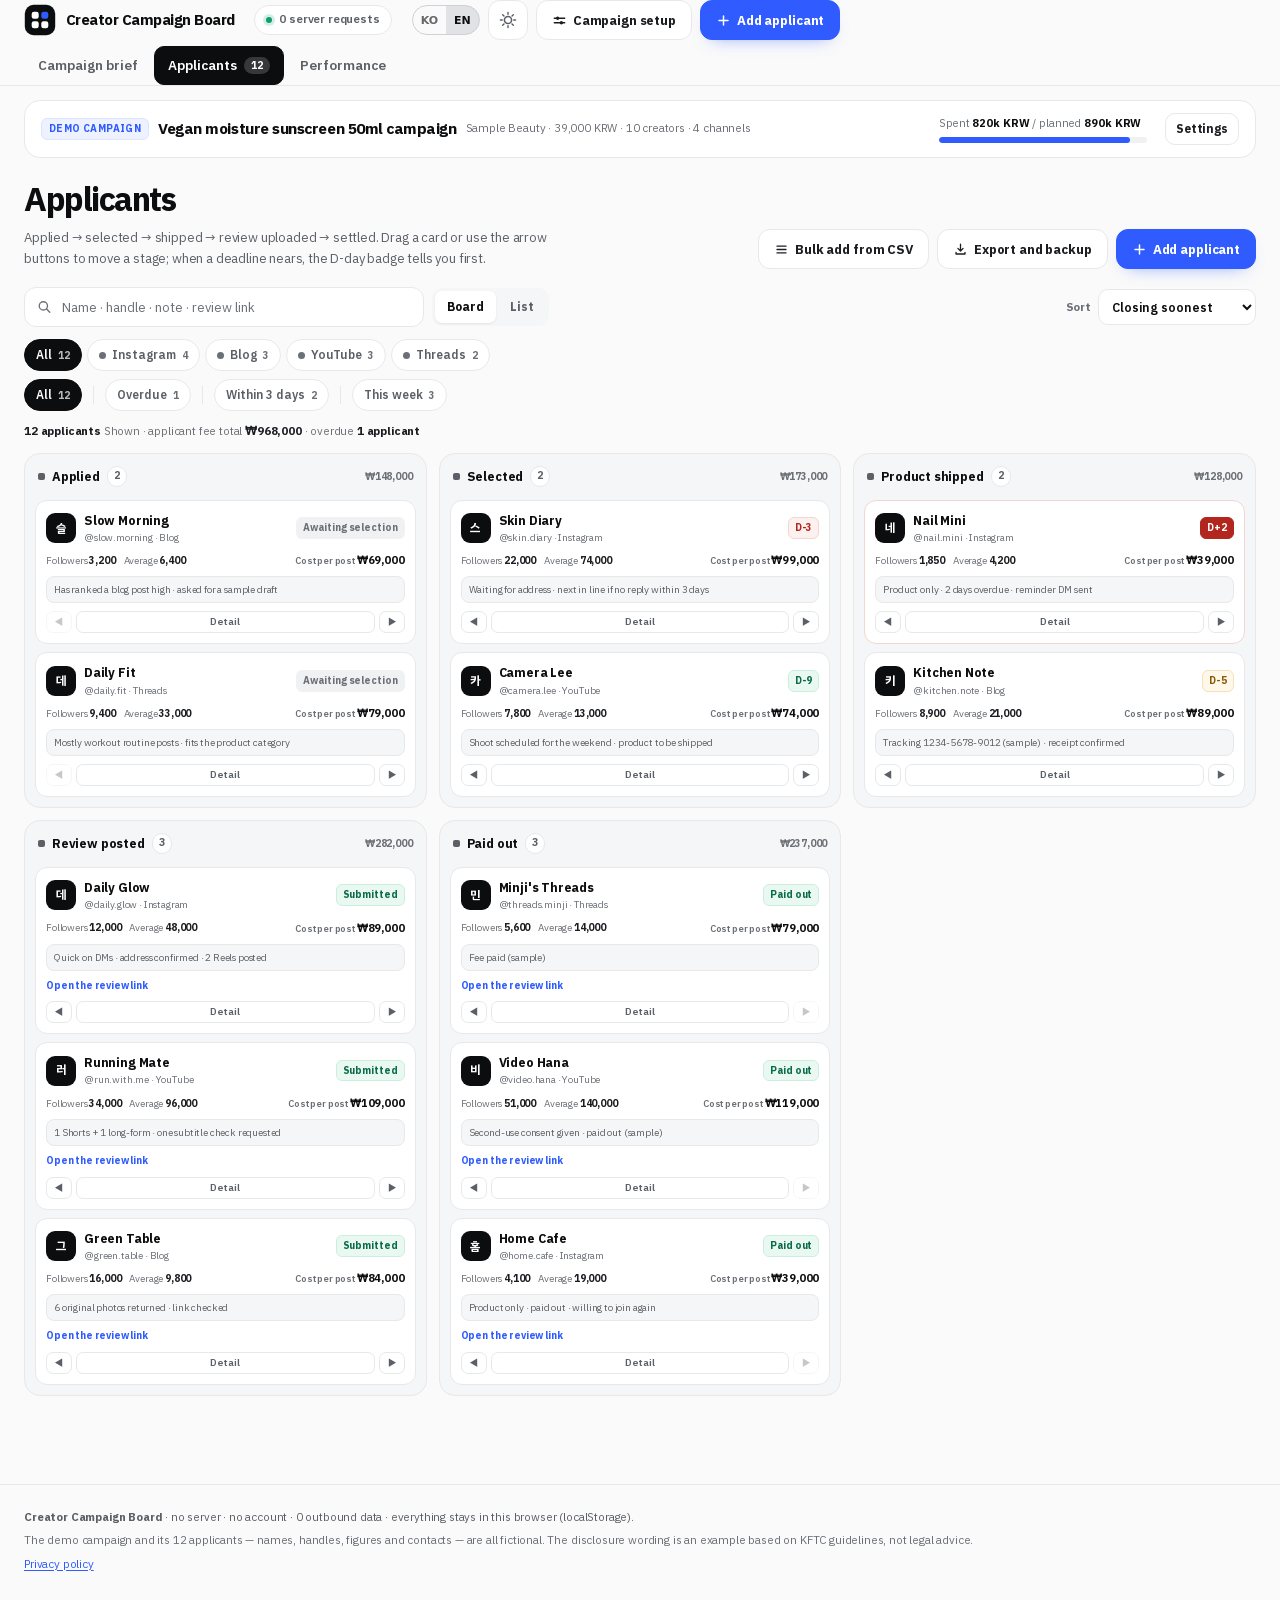
<file: index.html>
<!DOCTYPE html>
<html lang="ko" data-theme="light">
<head>
<meta charset="utf-8" />
<meta name="viewport" content="width=device-width, initial-scale=1, viewport-fit=cover" />
<title>체험단 매칭 보드 — 모집 공고·지원자 관리·성과(CPV·ROI)</title>
<meta name="description" content="제품과 혜택만 넣으면 모집 공고문·선정 안내 DM/메일·공정위 대가성 문구가 1분 만에 나옵니다. 카피 심리학 8대 트리거 진단·추상어 교정·PAS·BAB·AIDA·4U 도입부, ChatGPT·Claude·Gemini 원클릭 브리지, 지원자 칸반 관리, CPV·ROI와 광고주 리포트까지. 서버 없이 브라우저에만 저장됩니다." />
<meta name="theme-color" content="#FAFAFA" />
<meta name="color-scheme" content="light dark" />
<meta name="robots" content="index, follow" />
<link rel="canonical" href="https://marcj81.github.io/influencer-campaign-board/" />
<link rel="icon" href="favicon.svg" type="image/svg+xml" />
<link rel="preload" href="assets/fonts/plexkr-Regular.woff2" as="font" type="font/woff2" crossorigin />
<link rel="preload" href="assets/fonts/plexkr-SemiBold.woff2" as="font" type="font/woff2" crossorigin />
<link rel="preload" href="assets/fonts/plexkr-Bold.woff2" as="font" type="font/woff2" crossorigin />
<link rel="stylesheet" href="styles.css" />
<script src="i18n-strings.js"></script>
<script src="engines/i18n.js"></script>
<meta property="og:type" content="website" />
<meta property="og:locale" content="ko_KR" />
<meta property="og:site_name" content="체험단 매칭 보드" />
<meta property="og:title" content="체험단 매칭 보드 — 모집 공고·지원자 관리·성과(CPV·ROI)" />
<meta property="og:description" content="제품과 혜택만 넣으면 모집 공고문·선정 안내 DM·메일·공정위 대가성 문구가 1분 만에 나옵니다. 지원자 칸반, CPV·ROI 리포트까지 서버 없이 브라우저에서만." />
<meta property="og:url" content="https://marcj81.github.io/influencer-campaign-board/" />
</head>
<body>
<a class="skip-link" href="#main">본문으로 바로가기</a>

<header class="topbar">
  <div class="topbar-inner">
    <a class="brand" href="#" data-action="go-board" aria-label="체험단 매칭 보드 홈">
      <span class="brand-mark" aria-hidden="true">
        <svg viewBox="0 0 40 40" width="32" height="32">
          <rect class="bm-bg" x="1" y="1" width="38" height="38" rx="11" />
          <rect class="bm-tile" x="9.6" y="9.6" width="8.8" height="8.8" rx="2.8" />
          <rect class="bm-tile bm-acc" x="21.6" y="9.6" width="8.8" height="8.8" rx="2.8" />
          <rect class="bm-tile" x="9.6" y="21.6" width="8.8" height="8.8" rx="2.8" />
          <rect class="bm-tile" x="21.6" y="21.6" width="8.8" height="8.8" rx="2.8" />
        </svg>
      </span>
      <span class="brand-text">
        <strong>체험단 매칭 보드</strong>
        <small>CREATOR MATCHING BOARD</small>
      </span>
    </a>

    <nav class="tabs" role="tablist" aria-label="주요 화면">
      <button class="tab" role="tab" aria-selected="false" data-tab="brief">캠페인 공고</button>
      <button class="tab is-active" role="tab" aria-selected="true" data-tab="board">지원자 보드<span class="tab-count" id="tabBoardCount">12</span></button>
      <button class="tab" role="tab" aria-selected="false" data-tab="stats">성과 대시보드</button>
    </nav>

    <span class="live" aria-hidden="true"><i></i>서버 전송 0건</span>

    <div class="top-actions">
      <button type="button" class="icon-btn" data-action="toggle-theme" aria-label="다크 모드로 전환" title="라이트/다크">
        <svg class="ico-sun" viewBox="0 0 20 20" width="18" height="18" aria-hidden="true"><circle cx="10" cy="10" r="4" fill="none" stroke="currentColor" stroke-width="1.7"/><path d="M10 1.6v2M10 16.4v2M1.6 10h2M16.4 10h2M4.1 4.1l1.4 1.4M14.5 14.5l1.4 1.4M15.9 4.1l-1.4 1.4M5.5 14.5l-1.4 1.4" stroke="currentColor" stroke-width="1.6" stroke-linecap="round"/></svg>
        <svg class="ico-moon" viewBox="0 0 20 20" width="18" height="18" aria-hidden="true"><path d="M16.5 12.4A7 7 0 0 1 7.6 3.5a7 7 0 1 0 8.9 8.9z" fill="none" stroke="currentColor" stroke-width="1.7" stroke-linejoin="round"/></svg>
      </button>
      <button type="button" class="btn btn-ghost" data-action="open-campaign">
        <svg viewBox="0 0 20 20" width="15" height="15" aria-hidden="true"><path d="M3 7h14M3 13h14" stroke="currentColor" stroke-width="1.7" stroke-linecap="round"/><circle cx="7.5" cy="7" r="2.2" fill="currentColor"/><circle cx="12.5" cy="13" r="2.2" fill="currentColor"/></svg>
        <span class="btn-label">캠페인 설정</span>
      </button>
      <button type="button" class="btn btn-primary" data-action="open-add">
        <svg viewBox="0 0 20 20" width="15" height="15" aria-hidden="true"><path d="M10 4v12M4 10h12" stroke="currentColor" stroke-width="2" stroke-linecap="round"/></svg>
        <span class="btn-label">지원자 추가</span>
      </button>
    </div>
  </div>
</header>

<div class="campaign-bar" id="campaignBar">
  <div class="cb-inner">
    <div class="cb-main">
      <span class="cb-tag" id="cbTag">데모 캠페인</span>
      <strong id="cbName">비건 수분 선크림 체험단</strong>
      <span class="cb-meta" id="cbMeta">샘플뷰티 · 39,000원 · 10명 모집 · 4개 채널</span>
    </div>
    <div class="cb-budget">
      <span class="cb-budget-label">집행 <b id="cbCost">82만원</b> / 계획 <b id="cbPlan">89만원</b></span>
      <span class="meter" aria-hidden="true"><i id="cbMeter" style="width:92%"></i></span>
    </div>
    <button type="button" class="btn btn-ghost btn-sm cb-edit" data-action="open-campaign">설정</button>
  </div>
</div>

<main id="main" tabindex="-1">
  <!-- ── 캠페인 공고 ─────────────────────────────── -->
  <section class="view" id="view-brief" role="tabpanel" aria-label="캠페인 공고" hidden>
    <div class="view-head">
      <div class="view-title">
        <h1>1분 공고 만들기</h1>
        <p class="sub">제품과 혜택만 넣으면 모집 공고문, 선정 안내 DM·메일, 공정위 대가성 문구까지 한 번에 나옵니다. 값을 고치면 오른쪽 글이 바로 바뀝니다.</p>
      </div>
      <div class="summary" id="briefTotals"></div>
    </div>

    <div class="brief-layout">
      <form class="panel brief-form" id="briefForm" autocomplete="off">
        <div class="panel-head"><h2>캠페인 조건</h2><span class="muted">저장은 이 브라우저에만</span></div>

        <div class="field-grid">
          <div class="field span2">
            <label for="fProduct">제품명 <em>*</em></label>
            <input id="fProduct" type="text" maxlength="80" placeholder="예: 비건 수분 선크림 50ml" />
          </div>
          <div class="field">
            <label for="fBrand">브랜드명</label>
            <input id="fBrand" type="text" maxlength="40" placeholder="예: 샘플뷰티" />
          </div>
          <div class="field">
            <label for="fHeadcount">모집 인원</label>
            <div class="input-unit"><input id="fHeadcount" type="number" min="1" max="500" step="1" /><span>명</span></div>
          </div>
          <div class="field">
            <label for="fPrice">제품가</label>
            <div class="input-unit"><input id="fPrice" type="number" min="0" step="1000" /><span>원</span></div>
          </div>
          <div class="field">
            <label for="fFee">원고료 (1인)</label>
            <div class="input-unit"><input id="fFee" type="number" min="0" step="1000" /><span>원</span></div>
          </div>
        </div>

        <span class="flabel">모집 채널</span>
        <div class="check-grid" id="fChannels" role="group" aria-label="모집 채널">
          <label class="check-card" data-ch="instagram"><input type="checkbox" value="instagram" /><span class="cc-dot" style="--c:#e1306c"></span><span>인스타 릴스</span></label>
          <label class="check-card" data-ch="blog"><input type="checkbox" value="blog" /><span class="cc-dot" style="--c:#03c75a"></span><span>블로그</span></label>
          <label class="check-card" data-ch="youtube"><input type="checkbox" value="youtube" /><span class="cc-dot" style="--c:#ff2d2d"></span><span>유튜브</span></label>
          <label class="check-card" data-ch="threads"><input type="checkbox" value="threads" /><span class="cc-dot" style="--c:#4338ca"></span><span>스레드</span></label>
        </div>

        <div class="field">
          <label for="fTags">필수 해시태그</label>
          <input id="fTags" type="text" placeholder="#브랜드 #제품 #체험단" />
          <span class="hint">콤마나 띄어쓰기로 구분 · #은 자동으로 붙습니다</span>
        </div>

        <div class="field">
          <label for="fMission">미션 (선정자가 꼭 담아야 할 것)</label>
          <textarea id="fMission" rows="3" maxlength="600" placeholder="예: 아침 루틴에서 바르는 장면과 외출 후 피부 상태를 사진 3장으로"></textarea>
        </div>

        <div class="field-grid">
          <div class="field">
            <label for="fApplyUntil">신청 마감일</label>
            <input id="fApplyUntil" type="date" />
          </div>
          <div class="field">
            <label for="fAnnounceOn">결과 안내일</label>
            <input id="fAnnounceOn" type="date" />
          </div>
          <div class="field">
            <label for="fUploadDays">업로드 기한</label>
            <div class="input-unit"><input id="fUploadDays" type="number" min="1" max="90" step="1" /><span>일</span></div>
          </div>
        </div>

        <div class="field">
          <label for="fContact">신청 받을 곳 (DM·메일)</label>
          <input id="fContact" type="text" maxlength="120" placeholder="예: 인스타 DM @brand_official 또는 hello@example.com" />
        </div>
        <div class="field">
          <label for="fExtra">추가 혜택 (선택)</label>
          <input id="fExtra" type="text" maxlength="120" placeholder="예: 우수 후기 2명에게 미니어처 세트 추가 증정" />
        </div>

        <div class="form-footer">
          <button type="button" class="btn btn-primary" data-action="apply-brief">이 조건으로 캠페인 저장</button>
          <button type="button" class="btn btn-ghost" data-action="reset-brief">예시로 되돌리기</button>
        </div>
      </form>

      <div class="panel brief-out">
        <div class="out-head">
          <div class="out-tabs" role="tablist" aria-label="생성 결과">
            <button type="button" role="tab" class="out-tab is-active" data-doc="posting" aria-selected="true">모집 공고문</button>
            <button type="button" role="tab" class="out-tab" data-doc="dm" aria-selected="false">선정 안내 DM</button>
            <button type="button" role="tab" class="out-tab" data-doc="email" aria-selected="false">선정 안내 메일</button>
            <button type="button" role="tab" class="out-tab" data-doc="guide" aria-selected="false">가이드·대가성</button>
          </div>
          <div class="out-actions">
            <span class="ai-badge" id="outAiBadge" hidden>AI 적용본</span>
            <span class="char-count" id="outCount">0자</span>
            <button type="button" class="btn btn-ghost btn-sm" data-action="download-out">.txt</button>
            <button type="button" class="btn btn-primary btn-sm" data-action="copy-out">
              <svg viewBox="0 0 20 20" width="13" height="13" aria-hidden="true"><rect x="7" y="7" width="9" height="10" rx="2" fill="none" stroke="currentColor" stroke-width="1.6"/><path d="M13 7V5.5A1.5 1.5 0 0 0 11.5 4H5.5A1.5 1.5 0 0 0 4 5.5v8A1.5 1.5 0 0 0 5.5 15H7" fill="none" stroke="currentColor" stroke-width="1.6"/></svg>
              복사
            </button>
          </div>
        </div>
        <div class="out-warn" id="outWarnings" hidden></div>
        <pre class="out-body" id="outBody" tabindex="0" aria-live="polite" data-i18n-skip></pre>
        <div class="out-foot" id="outFoot"></div>
      </div>
    </div>

    <!-- ── 카피 심리학 진단 ───────────────────────── -->
    <div class="psych-grid" id="psychGrid">
      <div class="panel psych-panel">
        <div class="panel-head">
          <h2>공고 카피 심리학 — 8대 트리거</h2>
          <span class="muted" id="psychDoc">모집 공고문 기준</span>
        </div>
        <div class="psych-top">
          <div class="psych-total">
            <b id="psychTotal">0</b>
            <span class="badge grade c" id="psychGrade">—</span>
            <em id="psychLabel">진단 준비 중</em>
          </div>
          <div class="psych-groups" id="psychGroupChips"></div>
        </div>
        <div class="trig-list" id="psychTriggers"></div>
        <div class="psych-gaps" id="psychGaps"></div>
        <p class="foot-note">공고는 판매 페이지가 아니라 <b>지원 결정</b> 페이지예요. 그래서 <b>지원</b>(마감·한정·놓치면 아까움)과 <b>신뢰</b>(후기·숫자·실측)를 먼저 봅니다. 점수는 참고 지표입니다.</p>
      </div>

      <div class="panel wordfix-panel">
        <div class="panel-head">
          <h2>추상어 · 공급자어 교정</h2>
          <span class="muted" id="wordFixScore">감점 0</span>
        </div>
        <div class="wordfix-body" id="wordFixBody"></div>
        <div class="wordfix-foot">
          <button type="button" class="btn btn-primary btn-sm" data-action="apply-wordfix">안전 치환 적용</button>
          <span class="muted" id="wordFixNote">사실을 새로 만드는 치환은 하지 않아요.</span>
        </div>
      </div>
    </div>

    <!-- ── 도입부 4종 ─────────────────────────────── -->
    <div class="panel intro-panel" id="introPanel">
      <div class="panel-head">
        <h2>공고 도입부 4종 — PAS · BAB · AIDA · 4U</h2>
        <span class="muted" id="introBest"></span>
      </div>
      <div class="intro-controls">
        <div class="seg" id="fwSeg" role="group" aria-label="도입부 프레임워크"></div>
        <div class="intro-inputs">
          <label class="mini-field"><span>지원자가 겪는 망설임 <em>비우면 자동</em></span>
            <input id="iProblem" type="text" maxlength="120" autocomplete="off" /></label>
          <label class="mini-field"><span>체험으로 얻는 것 <em>비우면 자동</em></span>
            <input id="iOutcome" type="text" maxlength="120" autocomplete="off" /></label>
          <label class="mini-field"><span>근거·숫자 <em>비우면 자동</em></span>
            <input id="iProof" type="text" maxlength="120" autocomplete="off" /></label>
        </div>
      </div>
      <div class="intro-out" id="introOut"></div>
      <div class="prompt-actions">
        <button type="button" class="btn btn-ghost btn-sm" data-action="copy-intro">도입부 복사</button>
        <button type="button" class="btn btn-primary btn-sm" data-action="intro-to-posting">공고문 맨 위에 넣기</button>
        <span class="muted" id="introNote"></span>
      </div>
    </div>

    <!-- ── 내 구독 AI 브리지 ──────────────────────── -->
    <div class="panel ai-panel" id="aiPanel">
      <div class="panel-head">
        <h2>내 구독 AI로 공고 다듬기</h2>
        <span class="muted" id="aiPromptLen"></span>
      </div>
      <p class="form-note">캠페인 조건 · 현재 공고문 · 카피 진단 · 지원자 현황을 하나의 프롬프트로 묶습니다. 버튼을 누르면 프롬프트가 클립보드에 복사되고 새 창이 열립니다. 로그인은 각 서비스에서 직접 합니다.</p>
      <pre class="prompt-box" id="aiPromptBox" tabindex="0" data-i18n-skip></pre>
      <div class="prompt-actions">
        <button type="button" class="btn btn-primary btn-sm" data-action="copy-ai-prompt" data-mode="brief">프롬프트 복사</button>
        <button type="button" class="btn btn-primary btn-sm" data-action="free-generate" data-mode="brief">키 없이 무료로 생성</button>
        <label class="check"><input type="checkbox" id="aiPersonal" /> 지원자 이름·핸들 포함 <span class="muted">(기본은 익명 처리)</span></label>
      </div>
      <div class="bridge-btns" id="aiBridgeBtns"></div>
      <p class="bridge-note" id="aiBridgeNote"></p>
      <p class="form-note free-status" id="freeStatus">키를 넣지 않아도 하루 몇 회(기기 기준) 공고문 초안을 받아 볼 수 있습니다. 다 쓰면 내 무료 Gemini 키로 이어집니다.</p>
      <div id="freeCard"></div>

      <div class="ai-answer">
        <label for="aiAnswer">AI가 준 공고문 붙여넣기</label>
        <textarea id="aiAnswer" rows="7" spellcheck="false" placeholder="ChatGPT·Claude·Gemini가 쓴 공고문을 통째로 붙여넣으세요.&#10;코드블록·머리말은 자동으로 걷어냅니다."></textarea>
        <div class="ai-draft-meta" id="aiAnswerMeta">붙여넣으면 글자 수·심리 점수·대가성 문구·지어낸 숫자를 미리 점검합니다.</div>
        <div class="prompt-actions">
          <button type="button" class="btn btn-primary btn-sm" data-action="apply-ai-answer">이 공고문에 적용</button>
          <button type="button" class="btn btn-ghost btn-sm" data-action="clear-ai-answer">비우기</button>
        </div>
      </div>

      <details class="gemini-box">
        <summary>무료 Gemini API 키로 여기서 바로 생성 (선택)</summary>
        <p class="form-note">키가 없어도 위의 세 버튼으로 충분합니다. 키를 넣으면 새 창 없이 이 화면에서 공고문을 받습니다. 키는 이 브라우저에만 저장되고 Google 주소로만 전송됩니다.</p>
        <div class="field-row">
          <div class="field grow"><label for="geminiKey">Gemini API 키</label>
            <input id="geminiKey" type="password" placeholder="API 키 붙여넣기" autocomplete="off" spellcheck="false" /></div>
          <div class="field"><label for="geminiModel">모델</label>
            <input id="geminiModel" type="text" list="geminiModels" placeholder="gemini-3.5-flash-lite" autocomplete="off" spellcheck="false" />
            <datalist id="geminiModels"></datalist></div>
        </div>
        <div class="prompt-actions">
          <button type="button" class="btn btn-primary btn-sm" data-action="gemini-generate" data-mode="brief">Gemini로 공고문 생성</button>
          <button type="button" class="btn btn-ghost btn-sm" data-action="save-gemini" data-mode="brief">키 저장</button>
          <span class="muted" id="geminiStatus"></span>
        </div>
        <p class="form-note">무료 티어는 프로젝트·모델에 따라 한도가 다릅니다. 오류가 나면 모델명을 바꿔 보세요.</p>
      </details>
    </div>
  </section>

  <!-- ── 지원자 보드 ─────────────────────────────── -->
  <section class="view" id="view-board" role="tabpanel" aria-label="지원자 보드">
    <div class="view-head">
      <div class="view-title">
        <h1>지원자 보드</h1>
        <p class="sub">모집 지원 → 선정 완료 → 제품 발송 → 리뷰 업로드 → 정산·마감. 카드를 끌어 옮기거나 화살표 버튼으로 단계를 바꿉니다. 마감이 가까우면 D-day 배지가 먼저 알려 줍니다.</p>
      </div>
      <div class="board-actions">
        <button type="button" class="btn btn-ghost" data-action="open-csv">
          <svg viewBox="0 0 20 20" width="15" height="15" aria-hidden="true"><path d="M4 5.5h12M4 10h12M4 14.5h12" stroke="currentColor" stroke-width="1.7" stroke-linecap="round"/></svg>
          CSV 일괄 등록
        </button>
        <button type="button" class="btn btn-ghost" data-action="open-export">
          <svg viewBox="0 0 20 20" width="15" height="15" aria-hidden="true"><path d="M10 3v9M6.5 8.5L10 12l3.5-3.5M4 14v2h12v-2" fill="none" stroke="currentColor" stroke-width="1.7" stroke-linecap="round" stroke-linejoin="round"/></svg>
          내보내기·백업
        </button>
        <button type="button" class="btn btn-primary" data-action="open-add">
          <svg viewBox="0 0 20 20" width="15" height="15" aria-hidden="true"><path d="M10 4v12M4 10h12" stroke="currentColor" stroke-width="2" stroke-linecap="round"/></svg>
          지원자 추가
        </button>
      </div>
    </div>

    <div class="board-toolbar">
      <label class="search" for="searchInput">
        <svg viewBox="0 0 20 20" width="16" height="16" aria-hidden="true"><circle cx="8.5" cy="8.5" r="5.5" fill="none" stroke="currentColor" stroke-width="1.8"/><path d="M12.8 12.8L17 17" stroke="currentColor" stroke-width="1.8" stroke-linecap="round"/></svg>
        <input id="searchInput" type="search" placeholder="이름 · 핸들 · 메모 · 리뷰 링크" autocomplete="off" spellcheck="false" />
        <button type="button" class="search-clear" data-action="clear-search" aria-label="검색어 지우기" hidden>✕</button>
      </label>
      <div class="seg" id="viewSeg" role="group" aria-label="보기 방식">
        <button type="button" data-boardview="kanban" class="is-on">칸반</button>
        <button type="button" data-boardview="list">리스트</button>
      </div>
      <label class="sort"><span>정렬</span>
        <select id="sortSelect" aria-label="정렬 기준"></select>
      </label>
    </div>

    <div class="chip-rows">
      <div class="chip-row" id="channelChips" role="group" aria-label="채널 필터"></div>
      <div class="chip-row" id="dueChips" role="group" aria-label="마감 필터"></div>
    </div>
    <div class="board-meta" id="boardMeta"></div>

    <div class="kanban" id="kanban"></div>
    <div class="list-wrap" id="listWrap" hidden>
      <table class="list-table">
        <thead>
          <tr>
            <th scope="col">지원자</th>
            <th scope="col">채널</th>
            <th scope="col" class="num">팔로워</th>
            <th scope="col" class="num">평균 조회</th>
            <th scope="col" class="num">단가</th>
            <th scope="col">단계</th>
            <th scope="col">마감</th>
            <th scope="col">리뷰</th>
          </tr>
        </thead>
        <tbody id="listBody"></tbody>
      </table>
    </div>
    <div class="empty" id="boardEmpty" hidden>
      <p><strong>조건에 맞는 지원자가 없습니다.</strong></p>
      <p class="muted">검색어나 필터를 풀거나, CSV로 지원자를 한 번에 등록해 보세요.</p>
      <button type="button" class="btn btn-ghost" data-action="reset-filters">필터 초기화</button>
    </div>
  </section>

  <!-- ── 성과 대시보드 ───────────────────────────── -->
  <section class="view" id="view-stats" role="tabpanel" aria-label="성과 대시보드" hidden>
    <div class="view-head">
      <div class="view-title">
        <h1>성과 대시보드</h1>
        <p class="sub">선정 이후 지원자의 비용과 조회수로 CPV·참여율·ROI를 계산합니다. 리뷰를 올린 지원자는 실측 조회수로, 아직인 지원자는 평균 조회수로 예상합니다.</p>
      </div>
      <div class="summary" id="statsSummary"></div>
    </div>
    <div class="kpi-grid" id="kpiGrid"></div>
    <div class="panel" id="chartPanel" hidden>
      <div class="panel-head">
        <h2>채널별 조회수·CPV</h2>
        <span class="muted" id="chartMeta"></span>
      </div>
      <div class="chart-wrap"><canvas id="channelChart" height="250" role="img" aria-label="채널별 조회수 막대와 CPV 선 그래프"></canvas></div>
      <p class="form-note">막대는 채널별 조회수, 오른쪽 축 선은 조회당 단가(CPV)입니다. CPV가 낮을수록 같은 돈으로 더 많이 봤다는 뜻입니다.</p>
    </div>
    <div class="stats-row">
      <div class="panel" id="calcPanel"></div>
      <div class="panel" id="channelPanel"></div>
    </div>
    <div class="stats-row">
      <div class="panel" id="funnelPanel"></div>
      <div class="panel" id="duePanel"></div>
    </div>
    <div class="panel" id="topPanel"></div>

    <!-- ── 광고주 보고용 리포트 ───────────────────── -->
    <div class="panel report-panel" id="reportPanel">
      <div class="panel-head">
        <h2>광고주 보고용 성과 리포트</h2>
        <span class="muted" id="reportBadge">자동 생성</span>
      </div>
      <p class="form-note">대시보드의 같은 숫자로 1장 리포트를 만듭니다. 예상 조회수가 섞여 있으면 그 사실을 먼저 밝히고, 새 수치를 만들지 않습니다.</p>
      <div class="report-warn" id="reportWarn" hidden></div>
      <pre class="report-box" id="reportPreview" tabindex="0" aria-live="polite" data-i18n-skip></pre>
      <div class="prompt-actions">
        <button type="button" class="btn btn-ghost btn-sm" data-action="copy-report">리포트 복사</button>
        <button type="button" class="btn btn-ghost btn-sm" data-action="download-report">.txt</button>
        <button type="button" class="btn btn-ghost btn-sm" data-action="revert-report" id="reportRevert" hidden>자동 생성으로 되돌리기</button>
        <span class="muted" id="reportChars"></span>
      </div>

      <div class="report-ai">
        <h3 class="mini-title">내 구독 AI로 광고주용으로 다듬기</h3>
        <pre class="prompt-box" id="repPromptBox" tabindex="0" data-i18n-skip></pre>
        <div class="prompt-actions">
          <button type="button" class="btn btn-primary btn-sm" data-action="copy-ai-prompt" data-mode="report">프롬프트 복사</button>
          <label class="check"><input type="checkbox" id="repPersonal" /> 지원자 이름·핸들 포함 <span class="muted">(기본은 익명)</span></label>
        </div>
        <div class="bridge-btns" id="repBridgeBtns"></div>
        <p class="bridge-note" id="repBridgeNote"></p>
        <div class="prompt-actions">
          <button type="button" class="btn btn-primary btn-sm" data-action="free-generate" data-mode="report">키 없이 무료로 생성</button>
          <span class="form-note" id="repFreeStatus">무료 체험으로 광고주용 리포트 초안을 바로 받아 볼 수 있습니다.</span>
        </div>
        <div id="repFreeCard"></div>
        <label for="repAnswer">AI가 준 리포트 붙여넣기</label>
        <textarea id="repAnswer" rows="6" spellcheck="false" placeholder="ChatGPT·Claude·Gemini가 쓴 리포트를 붙여넣으세요."></textarea>
        <div class="ai-draft-meta" id="repAnswerMeta">붙여넣으면 원본에 없는 숫자가 있는지 검사합니다.</div>
        <div class="prompt-actions">
          <button type="button" class="btn btn-primary btn-sm" data-action="apply-rep-answer">리포트에 적용</button>
          <button type="button" class="btn btn-ghost btn-sm" data-action="clear-rep-answer">비우기</button>
        </div>
        <details class="gemini-box">
          <summary>무료 Gemini API 키로 여기서 바로 생성 (선택)</summary>
          <p class="form-note">공고 탭에서 저장한 키를 함께 씁니다. 키는 이 브라우저에만 저장되고 Google 주소로만 전송됩니다.</p>
          <div class="field-row">
            <div class="field grow"><label for="repGeminiKey">Gemini API 키</label>
              <input id="repGeminiKey" type="password" placeholder="API 키 붙여넣기" autocomplete="off" spellcheck="false" /></div>
            <div class="field"><label for="repGeminiModel">모델</label>
              <input id="repGeminiModel" type="text" list="geminiModels" placeholder="gemini-3.5-flash-lite" autocomplete="off" spellcheck="false" /></div>
          </div>
          <div class="prompt-actions">
            <button type="button" class="btn btn-primary btn-sm" data-action="gemini-generate" data-mode="report">Gemini로 리포트 생성</button>
            <button type="button" class="btn btn-ghost btn-sm" data-action="save-gemini" data-mode="report">키 저장</button>
            <span class="muted" id="repGeminiStatus"></span>
          </div>
        </details>
      </div>
    </div>
  </section>
</main>

<footer class="footer">
  <div class="footer-inner">
    <p><strong>체험단 매칭 보드</strong> · 서버 없음 · 계정 없음 · 외부 전송 0건 · 모든 데이터는 이 브라우저(localStorage)에만 저장됩니다.</p>
    <p class="muted">데모 캠페인과 지원자 12명의 이름·핸들·수치·연락 수단은 전부 가상입니다. 대가성 문구는 공정거래위원회 심사지침을 참고한 예시이며 법률 자문이 아닙니다.</p>
    <p class="muted"><a href="privacy.html">개인정보 처리방침</a></p>
  </div>
</footer>

<div class="modal-root" id="modalRoot" hidden></div>
<div class="toast-root" id="toastRoot" aria-live="polite"></div>

<script src="engines/copy-psych-engine.js"></script>
<script src="engines/ai-bridge.js"></script>
<!-- 오픈소스 엔진: SortableJS(MIT) 칸반 드래그 · Chart.js(MIT) 성과 차트 -->
<script src="assets/vendor/sortable.min.js"></script>
<script src="assets/vendor/chart.umd.min.js"></script>
<script src="engines/board-engine.js"></script>
<script src="engines/pro-api-connector.js"></script>
<script src="core.js"></script>
<script src="data.js"></script>
<script src="app.js"></script>
</body>
</html>
</file>
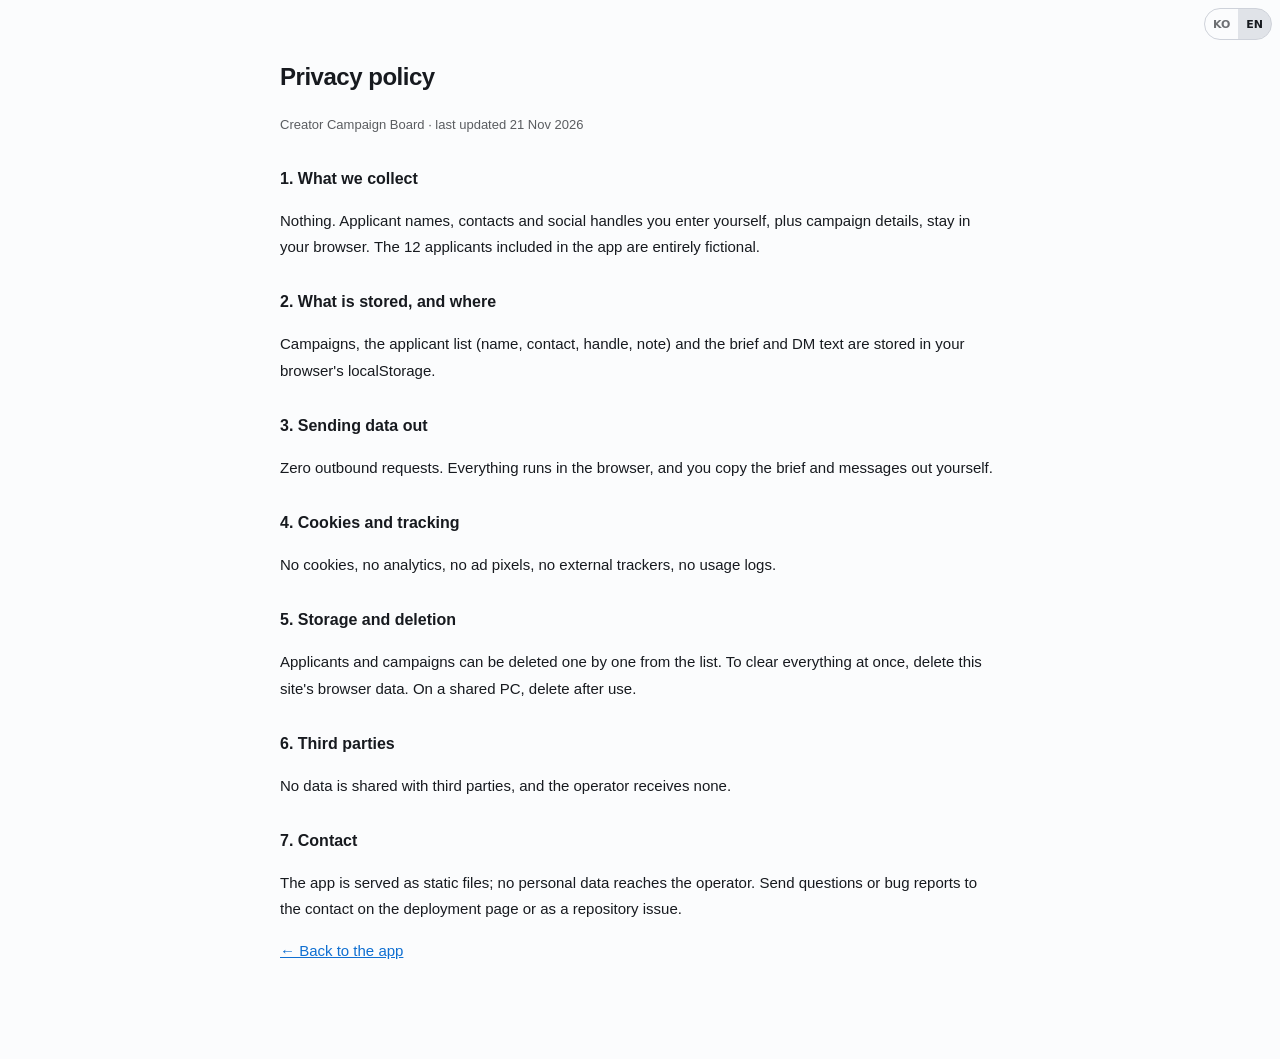
<file: privacy.html>
<!DOCTYPE html>
<html lang="ko">
<head>
<meta charset="utf-8" />
<meta name="viewport" content="width=device-width, initial-scale=1" />
<link rel="icon" href="favicon.svg" />
<script src="i18n-strings.js"></script>
<script src="engines/i18n.js"></script>
<title>개인정보 처리 방침 — 체험단 매칭 보드</title>
<meta name="description" content="체험단 매칭 보드는 서버 없이 브라우저에서만 동작하는 정적 앱으로, 수집하는 개인정보가 없습니다." />
<style>
  :root { color-scheme: light dark; }
  body { max-width: 720px; margin: 0 auto; padding: 40px 20px 80px; font: 15px/1.75 -apple-system, BlinkMacSystemFont, 'Apple SD Gothic Neo', 'Malgun Gothic', sans-serif; color: #171a1f; background: #fbfcfd; }
  @media (prefers-color-scheme: dark) { body { color: #e9edf1; background: #0c0f13; } a { color: #7cc4ff; } }
  h1 { font-size: 24px; letter-spacing: -.02em; }
  h2 { font-size: 16px; margin-top: 28px; }
  .muted { opacity: .7; font-size: 13px; }
  a { color: #0f6fd1; }
  ul { padding-left: 20px; }
</style>
</head>
<body>
<h1>개인정보 처리 방침</h1>
<p class="muted">체험단 매칭 보드 · 최종 갱신 2026-11-21</p>

<h2>1. 수집하는 개인정보</h2>
<p>없습니다. 다만 이용자가 직접 입력한 지원자 이름·연락처·SNS 핸들과 캠페인 정보는 이용자의 브라우저에 남습니다. 앱에 들어 있는 지원자 12명은 전부 가상 데이터입니다.</p>

<h2>2. 저장 위치와 항목</h2>
<p>캠페인, 지원자 명단(이름·연락처·핸들·메모), 공고문·DM 문구가 브라우저 localStorage에 저장됩니다.</p>

<h2>3. 외부 전송</h2>
<p>외부 전송이 0건입니다. 모든 기능이 브라우저 안에서 동작하고, 공고문·문구는 화면에서 복사해 이용자가 직접 보냅니다.</p>

<h2>4. 쿠키·추적</h2>
<p>쿠키를 쓰지 않습니다. 분석 도구·광고 픽셀·외부 트래커를 넣지 않으며, 이용 기록을 수집하지 않습니다.</p>

<h2>5. 보관과 삭제</h2>
<p>지원자·캠페인은 목록에서 항목별로 삭제할 수 있습니다. 한 번에 모두 지우려면 브라우저의 사이트 데이터 삭제를 사용하세요. 공용 PC에서는 사용 후 삭제를 권합니다.</p>

<h2>6. 제3자 제공</h2>
<p>제3자에게 제공하는 데이터가 없습니다. 운영자는 이용자의 데이터를 받지 않으므로 별도 제공·위탁이 없습니다.</p>

<h2>7. 문의</h2>
<p>이 앱은 정적 파일로 배포되며 운영자에게 개인정보가 전달되지 않습니다. 문의·오류 제보는 배포 페이지에 안내된 연락처나 배포 저장소의 이슈로 남겨 주세요.</p>

<p><a href="./">← 앱으로 돌아가기</a></p>
</body>
</html>
</file>
<file: styles.css>
/* ============================================================
   체험단 매칭 보드 · styles.css
   디자인 시스템: A안 — Crisp Bento SaaS (2026-11 Pinterest 리서치)
     바탕 #FAFAFA · 카드 #FFFFFF · 잉크 #0C0D0F · 보더 1px #E7E8EA
     코발트 #2F5BFF 단일 액센트 · 라운드 16 · 산세리프 800 헤드라인
   외부 요청 0 — 로컬 폰트(PlexKR = IBM Plex Sans KR)만 쓴다.
   상태색(성공·주의·지연)은 의미색으로만 쓰고 액센트와 경쟁시키지 않는다.
   ============================================================ */

@font-face {
  font-family: 'PlexKR';
  src: url('assets/fonts/plexkr-Regular.woff2') format('woff2');
  font-weight: 400; font-style: normal; font-display: swap;
}
@font-face {
  font-family: 'PlexKR';
  src: url('assets/fonts/plexkr-SemiBold.woff2') format('woff2');
  font-weight: 500 600; font-style: normal; font-display: swap;
}
@font-face {
  font-family: 'PlexKR';
  src: url('assets/fonts/plexkr-Bold.woff2') format('woff2');
  font-weight: 700 900; font-style: normal; font-display: swap;
}

:root {
  /* ── A안 토큰 ───────────────────────────────────────── */
  --bg: #FAFAFA;
  --surface: #FFFFFF;
  --surface-2: #F5F6F7;
  --surface-3: #F0F1F3;
  --ink: #0C0D0F;
  --ink-2: #1B1D21;
  --ink-3: #5B6067;        /* 6.3:1 on #FFFFFF */
  --ink-4: #6B7076;        /* 5.0:1 on #FFFFFF */
  --line: #E7E8EA;
  --line-strong: #D7D9DD;

  --accent: #2F5BFF;       /* 5.2:1 on #FFFFFF */
  --accent-hover: #2445C9;
  --accent-soft: #EEF2FF;
  --accent-line: #DDE4FF;
  --accent-ink: #FFFFFF;
  --brand: var(--accent);  /* app.js 인라인 표기 호환 */

  --ok: #0E9F6E;
  --ok-ink: #0A6B4A;       /* 6.5:1 on #FFFFFF */
  --ok-soft: #E9F9F1;
  --ok-line: #CBEFDF;
  --warn: #B7791F;
  --warn-ink: #8A5A0B;     /* 5.9:1 on #FFFFFF */
  --warn-soft: #FFF8E9;
  --warn-line: #F2E2BD;
  --danger: #B3261E;       /* 6.5:1 on #FFFFFF */
  --danger-soft: #FDF1EF;
  --danger-line: #F3D6D1;

  --font: 'PlexKR', -apple-system, BlinkMacSystemFont, 'Segoe UI', 'Apple SD Gothic Neo', 'Malgun Gothic', 'Noto Sans KR', sans-serif;
  --mono: ui-monospace, SFMono-Regular, Menlo, Consolas, monospace;

  --r: 16px;
  --r-md: 12px;
  --r-sm: 10px;
  --pill: 999px;

  --shadow: 0 12px 28px -20px rgba(12, 13, 15, .35);
  --shadow-lift: 0 22px 44px -28px rgba(12, 13, 15, .42);
  --ring: 0 0 0 3px rgba(47, 91, 255, .16);

  --maxw: 1280px;
  --topbar-h: 64px;
}

[data-theme="dark"] {
  --bg: #0C0D0F;
  --surface: #14161A;
  --surface-2: #1A1C21;
  --surface-3: #22252B;
  --ink: #F4F5F8;
  --ink-2: #DDE0E5;
  --ink-3: #A6ACB4;        /* 7.9:1 on #14161A */
  --ink-4: #9BA1A9;        /* 6.6:1 on #14161A */
  --line: #26282E;
  --line-strong: #34373E;

  --accent: #8FA6FF;       /* 7.8:1 on #14161A */
  --accent-hover: #AABCFF;
  --accent-soft: #1A2140;
  --accent-line: #2B3560;
  --accent-ink: #0C0D0F;

  --ok: #34D399;
  --ok-ink: #6EE7B7;
  --ok-soft: #12291F;
  --ok-line: #1E4A36;
  --warn: #F2C879;
  --warn-ink: #F2C879;
  --warn-soft: #2A2214;
  --warn-line: #4A3B1E;
  --danger: #FF9A8F;
  --danger-ink: #FFB4AB;
  --danger-soft: #2C1917;
  --danger-line: #4E2A25;

  --shadow: 0 14px 32px -22px rgba(0, 0, 0, .9);
  --shadow-lift: 0 22px 44px -26px rgba(0, 0, 0, .95);
  --ring: 0 0 0 3px rgba(143, 166, 255, .22);
}

*, *::before, *::after { box-sizing: border-box; }
[hidden] { display: none !important; }
html {
  -webkit-text-size-adjust: 100%;
  scroll-padding-top: 132px;
}
body {
  margin: 0;
  background: var(--bg);
  color: var(--ink);
  font-family: var(--font);
  font-size: 15px;
  line-height: 1.55;
  letter-spacing: -.011em;
  -webkit-font-smoothing: antialiased;
  text-rendering: optimizeLegibility;
}
h1, h2, h3, h4 { margin: 0; font-weight: 700; letter-spacing: -.02em; }
p { margin: 0; }
a { color: inherit; text-decoration: none; }
button, input, select, textarea { font-family: inherit; }
::selection { background: var(--accent-soft); color: var(--ink); }

.sr-only {
  position: absolute; width: 1px; height: 1px; padding: 0; margin: -1px;
  overflow: hidden; clip: rect(0 0 0 0); white-space: nowrap; border: 0;
}
.skip-link {
  position: fixed; left: 12px; top: -64px; z-index: 200;
  background: var(--ink); color: var(--surface);
  padding: 11px 16px; border-radius: var(--r-md); font-weight: 700; font-size: 13px;
  transition: top .16s ease;
}
.skip-link:focus { top: 12px; }
:focus-visible {
  outline: 2px solid var(--accent);
  outline-offset: 2px;
  border-radius: var(--r-sm);
}
.muted { color: var(--ink-4); }
.num { text-align: right; font-variant-numeric: tabular-nums; }

/* ── 상단 바 ─────────────────────────────────────── */
.topbar {
  position: sticky; top: 0; z-index: 40;
  background: var(--bg);
  background: color-mix(in srgb, var(--bg) 92%, transparent);
  backdrop-filter: saturate(120%) blur(12px);
  -webkit-backdrop-filter: saturate(120%) blur(12px);
  border-bottom: 1px solid var(--line);
}
.topbar-inner {
  max-width: var(--maxw); margin: 0 auto; padding: 0 24px;
  display: flex; align-items: center; gap: 20px; min-height: var(--topbar-h);
}
.brand { display: flex; align-items: center; gap: 10px; flex: none; }
.brand-mark { display: grid; place-items: center; flex: none; }
.brand-mark svg { display: block; width: 32px; height: 32px; }
.brand-mark .bm-bg { fill: var(--ink); }
.brand-mark .bm-tile { fill: var(--surface); }
.brand-mark .bm-acc { fill: var(--accent); }
[data-theme="dark"] .brand-mark .bm-bg { fill: var(--ink); }
[data-theme="dark"] .brand-mark .bm-tile { fill: #14161A; }
[data-theme="dark"] .brand-mark .bm-acc { fill: var(--accent); }
.brand-text { display: flex; flex-direction: column; line-height: 1.1; }
.brand-text strong { font-size: 15px; font-weight: 800; letter-spacing: -.035em; }
.brand-text small {
  font-size: 9px; letter-spacing: .14em; color: var(--ink-4);
  font-weight: 600; margin-top: 4px; text-transform: uppercase;
}

.tabs {
  display: flex; gap: 2px; flex: 1 1 auto; min-width: 0; overflow-x: auto;
  scrollbar-width: none;
}
.tabs::-webkit-scrollbar { display: none; }
.tab {
  border: 1px solid transparent; background: transparent; color: var(--ink-3);
  font-size: 13.5px; font-weight: 600; padding: 8px 13px; border-radius: var(--r-sm);
  cursor: pointer; white-space: nowrap; display: inline-flex; align-items: center; gap: 7px;
  transition: color .15s, background .15s, border-color .15s;
}
.tab:hover { color: var(--ink); background: var(--surface-2); }
.tab.is-active {
  color: #FFFFFF; background: var(--ink); border-color: var(--ink);
}
[data-theme="dark"] .tab.is-active { color: #0C0D0F; background: var(--ink); border-color: var(--ink); }
.tab-count {
  background: var(--surface-2); color: var(--ink-3); border-radius: var(--pill);
  font-size: 10.5px; font-weight: 800; padding: 1px 7px; min-width: 20px; text-align: center;
  font-variant-numeric: tabular-nums; letter-spacing: 0;
}
.tab.is-active .tab-count { background: rgba(255, 255, 255, .18); color: #FFFFFF; }
[data-theme="dark"] .tab.is-active .tab-count { background: rgba(12, 13, 15, .16); color: #0C0D0F; }
.top-actions { display: flex; align-items: center; gap: 8px; flex: none; }
.icon-btn {
  width: 40px; height: 40px; display: grid; place-items: center; flex: none;
  border: 1px solid var(--line); border-radius: var(--r-md); background: var(--surface);
  color: var(--ink-3); cursor: pointer; transition: background .15s, color .15s, border-color .15s;
}
.icon-btn:hover { background: var(--surface-2); color: var(--ink); border-color: var(--line-strong); }
[data-theme="light"] .ico-moon { display: none; }
[data-theme="dark"] .ico-sun { display: none; }

.live {
  display: inline-flex; align-items: center; gap: 7px; flex: none;
  height: 30px; padding: 0 11px; border-radius: var(--pill);
  border: 1px solid var(--line); background: var(--surface);
  font-size: 11.5px; font-weight: 600; color: var(--ink-3); white-space: nowrap;
}
.live i {
  width: 6px; height: 6px; border-radius: 50%; background: var(--ok);
  box-shadow: 0 0 0 3px color-mix(in srgb, var(--ok) 18%, transparent); display: block;
}

.btn {
  display: inline-flex; align-items: center; gap: 6px; justify-content: center;
  border: 1px solid transparent; background: var(--surface-2); color: var(--ink);
  height: 40px; padding: 0 15px; border-radius: var(--r-md);
  font-size: 13px; font-weight: 700; letter-spacing: -.01em;
  cursor: pointer; white-space: nowrap;
  transition: background .15s, color .15s, border-color .15s, transform .12s, box-shadow .15s;
}
.btn:hover { background: var(--surface-3); }
.btn:active { transform: translateY(1px); }
.btn-primary {
  background: var(--accent); color: var(--accent-ink); border-color: var(--accent);
  box-shadow: 0 8px 18px -12px rgba(47, 91, 255, .7);
}
.btn-primary:hover { background: var(--accent-hover); border-color: var(--accent-hover); }
.btn-ghost { background: var(--surface); border-color: var(--line); color: var(--ink-2); }
.btn-ghost:hover { background: var(--surface-2); border-color: var(--line-strong); color: var(--ink); }
.btn.danger { color: var(--danger); border-color: var(--danger-line); background: var(--surface); }
.btn.danger:hover { background: var(--danger-soft); }
.btn:disabled { opacity: .45; cursor: not-allowed; transform: none; }
.btn-sm { height: 32px; padding: 0 10px; font-size: 12px; border-radius: var(--r-sm); }

/* ── 캠페인 스트립 ───────────────────────────────── */
.campaign-bar { padding: 14px 24px 0; }
.cb-inner {
  max-width: var(--maxw); margin: 0 auto; padding: 12px 16px;
  display: flex; align-items: center; gap: 18px; flex-wrap: wrap;
  background: var(--surface); border: 1px solid var(--line); border-radius: var(--r);
}
.cb-main { display: flex; align-items: center; gap: 9px; min-width: 0; flex: 1 1 320px; flex-wrap: wrap; }
.cb-tag {
  font-size: 10px; font-weight: 800; letter-spacing: .04em; color: var(--accent);
  background: var(--accent-soft); border: 1px solid var(--accent-line);
  border-radius: 6px; padding: 2px 7px; flex: none; text-transform: uppercase;
}
.cb-main strong { font-size: 15.5px; font-weight: 800; letter-spacing: -.03em; }
.cb-meta { font-size: 11.5px; color: var(--ink-4); white-space: nowrap; overflow: hidden; text-overflow: ellipsis; }
.cb-budget { display: flex; flex-direction: column; gap: 5px; min-width: 208px; }
.cb-budget-label { font-size: 11px; color: var(--ink-4); letter-spacing: -.01em; }
.cb-budget-label b { color: var(--ink); font-weight: 800; font-variant-numeric: tabular-nums; }
.meter { display: block; height: 6px; border-radius: var(--pill); background: var(--surface-3); overflow: hidden; }
.meter i { display: block; height: 100%; border-radius: var(--pill); background: var(--accent); transition: width .3s ease; }
.cb-edit { flex: none; }

/* ── 레이아웃 ────────────────────────────────────── */
main { max-width: var(--maxw); margin: 0 auto; padding: 24px 24px 64px; }
.view-head {
  display: flex; align-items: flex-end; justify-content: space-between; gap: 22px;
  margin-bottom: 18px; flex-wrap: wrap;
}
.view-title h1 {
  font-size: clamp(27px, 2.6vw, 40px); font-weight: 800;
  line-height: 1.1; letter-spacing: -.045em;
}
.view-title .sub {
  color: var(--ink-3); font-size: 13px; line-height: 1.65;
  margin-top: 8px; max-width: 66ch;
}
.summary { display: flex; gap: 10px; flex-wrap: wrap; }
.stat {
  background: var(--surface); border: 1px solid var(--line); border-radius: var(--r-md);
  padding: 10px 14px; min-width: 92px;
}
.stat b {
  display: block; font-size: 19px; font-weight: 800; letter-spacing: -.035em;
  line-height: 1.15; font-variant-numeric: tabular-nums;
}
.stat span { font-size: 10.5px; color: var(--ink-4); font-weight: 700; letter-spacing: .01em; }
.stat.hot b { color: var(--accent); }

.panel {
  background: var(--surface); border: 1px solid var(--line); border-radius: var(--r);
  padding: 20px; box-shadow: none;
}
.panel-head {
  display: flex; align-items: baseline; justify-content: space-between; gap: 12px;
  margin-bottom: 16px;
}
.panel-head h2 { font-size: 15px; font-weight: 700; letter-spacing: -.025em; }
.panel-head .muted { font-size: 11.5px; }

/* ── 공고 만들기 ─────────────────────────────────── */
.brief-layout {
  display: grid; grid-template-columns: minmax(340px, .86fr) minmax(0, 1.2fr);
  gap: 16px; align-items: start;
}
.brief-form .panel-head { margin-bottom: 16px; }
.field { display: flex; flex-direction: column; gap: 6px; margin-bottom: 12px; min-width: 0; }
.field label { font-size: 11.5px; font-weight: 700; color: var(--ink-3); letter-spacing: .005em; }
.field label em { color: var(--accent); font-style: normal; }
.field input, .field select, .field textarea {
  width: 100%; height: 42px; border: 1px solid var(--line); border-radius: var(--r-md);
  background: var(--surface); color: var(--ink); font-size: 13.5px; padding: 0 12px;
  min-width: 0; transition: border-color .15s, box-shadow .15s;
}
.field textarea {
  display: block; height: auto; min-height: 88px; padding: 10px 12px;
  resize: vertical; line-height: 1.6; font-size: 13px;
}
.field input:hover, .field select:hover, .field textarea:hover { border-color: var(--line-strong); }
.field input:focus, .field select:focus, .field textarea:focus {
  outline: none; border-color: var(--accent); box-shadow: var(--ring);
}
.field .hint { font-size: 10.5px; color: var(--ink-4); }
.field-grid { display: grid; grid-template-columns: 1fr 1fr; gap: 0 12px; }
.field-grid .span2 { grid-column: 1 / -1; }
.input-unit { display: flex; align-items: center; gap: 7px; }
.input-unit input { flex: 1; }
.input-unit span { font-size: 11.5px; color: var(--ink-4); font-weight: 700; flex: none; }
.flabel { display: block; font-size: 11.5px; font-weight: 700; color: var(--ink-3); margin: 4px 0 7px; }
.check-grid { display: grid; grid-template-columns: repeat(2, minmax(0, 1fr)); gap: 8px; margin-bottom: 14px; }
.check-card {
  position: relative; display: flex; align-items: center; gap: 8px; padding: 10px 12px; cursor: pointer;
  border: 1px solid var(--line); border-radius: var(--r-md); background: var(--surface);
  font-size: 12.5px; font-weight: 600; color: var(--ink-2);
  transition: border-color .14s, background .14s, color .14s;
}
.check-card:hover { border-color: var(--line-strong); background: var(--surface-2); }
.check-card input { position: absolute; inset: 0; width: 100%; height: 100%; opacity: 0; margin: 0; cursor: pointer; }
.check-card:focus-within { outline: 2px solid var(--accent); outline-offset: 1px; }
.check-card .cc-dot { width: 8px; height: 8px; border-radius: 50%; background: var(--ink-4); opacity: .5; flex: none; }
.check-card.is-on {
  border-color: var(--accent); background: var(--accent-soft); color: var(--ink);
  box-shadow: inset 0 0 0 1px var(--accent);
}
.check-card.is-on::after {
  content: "✓"; margin-left: auto; font-size: 11px; font-weight: 900;
  color: var(--accent); line-height: 1;
}
.check-card.is-on .cc-dot { opacity: 1; background: var(--accent); }
.form-footer {
  display: flex; gap: 8px; flex-wrap: wrap; margin-top: 16px;
  padding-top: 16px; border-top: 1px solid var(--line);
}

.brief-out { display: flex; flex-direction: column; min-height: 460px; padding: 0; overflow: hidden; }
.out-head {
  display: flex; align-items: center; gap: 12px; flex-wrap: wrap;
  padding: 12px 14px; border-bottom: 1px solid var(--line);
}
.out-tabs {
  display: flex; gap: 2px; background: var(--surface-2); padding: 3px;
  border-radius: var(--r-sm); flex-wrap: nowrap; overflow-x: auto; scrollbar-width: none;
}
.out-tabs::-webkit-scrollbar { display: none; }
.out-tab {
  border: 0; background: transparent; color: var(--ink-3); font-size: 12px; font-weight: 700;
  padding: 7px 10px; border-radius: 8px; cursor: pointer; white-space: nowrap;
  transition: background .14s, color .14s;
}
.out-tab:hover { color: var(--ink); }
.out-tab.is-on { background: var(--surface); color: var(--ink); box-shadow: 0 1px 2px rgba(12, 13, 15, .06); }
.out-actions { display: flex; align-items: center; gap: 6px; margin-left: auto; }
.char-count {
  font-size: 11px; color: var(--ink-4); font-weight: 700;
  font-variant-numeric: tabular-nums; margin-right: 4px;
}
.out-warn {
  display: flex; flex-direction: column; gap: 5px; padding: 11px 16px;
  background: var(--surface-2); border-bottom: 1px solid var(--line);
}
.warn-line { font-size: 11.5px; color: var(--ink-3); display: flex; gap: 7px; align-items: flex-start; line-height: 1.55; }
.warn-line .wl-dot { width: 6px; height: 6px; border-radius: 50%; margin-top: 6px; flex: none; background: var(--warn); }
.warn-line.info .wl-dot { background: var(--ink-4); }
.out-body {
  margin: 0; padding: 20px 22px; font-family: var(--font); font-size: 13px; line-height: 1.85;
  color: var(--ink-2); white-space: pre-wrap; word-break: break-word; overflow-wrap: anywhere;
  flex: 1 1 auto; max-height: min(66vh, 720px); overflow-y: auto; background: transparent;
}
.out-foot {
  border-top: 1px solid var(--line); padding: 11px 16px; font-size: 11px; color: var(--ink-4);
  display: flex; gap: 10px; flex-wrap: wrap; align-items: center; background: var(--surface-2);
}
.out-foot b { color: var(--ink-2); }
.out-revert { margin-left: auto; }

/* ── 보드 툴바 ───────────────────────────────────── */
.board-actions { display: flex; gap: 8px; flex-wrap: wrap; }
.board-toolbar { display: flex; align-items: center; gap: 8px; flex-wrap: wrap; margin-bottom: 12px; }
.search {
  display: flex; align-items: center; gap: 8px; height: 40px; padding: 0 12px;
  background: var(--surface); border: 1px solid var(--line); border-radius: var(--r-md);
  color: var(--ink-4); width: 300px; flex: 1 1 220px; max-width: 400px;
  transition: border-color .15s, box-shadow .15s;
}
.search:hover { border-color: var(--line-strong); }
.search:focus-within { border-color: var(--accent); box-shadow: var(--ring); color: var(--ink-3); }
.search input { border: 0; outline: 0; background: transparent; color: var(--ink); font-size: 13px; width: 100%; min-width: 0; }
.search input::placeholder { color: var(--ink-4); }
.search-clear {
  border: 0; background: transparent; color: var(--ink-4); cursor: pointer;
  font-size: 12px; padding: 2px 4px; border-radius: 6px;
}
.search-clear:hover { color: var(--ink); background: var(--surface-2); }
.seg { display: inline-flex; background: var(--surface-2); padding: 3px; border-radius: var(--r-sm); gap: 2px; flex: none; }
.seg button {
  border: 0; background: transparent; border-radius: 7px; padding: 7px 12px;
  font-size: 12px; font-weight: 700; color: var(--ink-3); cursor: pointer;
  transition: background .14s, color .14s;
}
.seg button:hover { color: var(--ink); }
.seg button.is-on { background: var(--surface); color: var(--ink); box-shadow: 0 1px 2px rgba(12, 13, 15, .08); }
.sort {
  display: flex; align-items: center; gap: 7px; font-size: 11.5px; color: var(--ink-4);
  font-weight: 700; margin-left: auto;
}
.sort select {
  font-family: inherit; font-size: 12.5px; font-weight: 600; color: var(--ink);
  background: var(--surface); border: 1px solid var(--line); border-radius: var(--r-sm);
  height: 36px; padding: 0 9px; cursor: pointer; max-width: 158px;
}
.sort select:hover { border-color: var(--line-strong); }

.chip-rows { display: flex; flex-direction: column; gap: 6px; margin-bottom: 10px; }
.chip-row {
  display: flex; align-items: center; gap: 5px; min-width: 0; overflow-x: auto;
  scrollbar-width: none; padding-bottom: 2px;
  mask-image: linear-gradient(90deg, #000 0, #000 96%, transparent 100%);
  -webkit-mask-image: linear-gradient(90deg, #000 0, #000 96%, transparent 100%);
}
.chip-row::-webkit-scrollbar { display: none; }
.chip-row .chip-group { display: flex; align-items: center; gap: 4px; flex: none; }
.chip-row .chip-sep { width: 1px; height: 18px; background: var(--line); margin: 0 6px; flex: none; }
.chip {
  border: 1px solid var(--line); background: var(--surface); color: var(--ink-3);
  border-radius: var(--pill); padding: 6px 11px; font-size: 12px; font-weight: 600; cursor: pointer;
  white-space: nowrap; transition: background .14s, color .14s, border-color .14s;
  display: inline-flex; align-items: center; gap: 6px;
}
.chip:hover { background: var(--surface-2); color: var(--ink); border-color: var(--line-strong); }
.chip .chip-dot { width: 7px; height: 7px; border-radius: 50%; background: var(--ink-4); flex: none; }
.chip .chip-n { font-size: 10px; font-weight: 800; color: var(--ink-4); font-variant-numeric: tabular-nums; letter-spacing: 0; }
.chip.is-on { background: var(--ink); color: var(--bg); border-color: var(--ink); }
[data-theme="dark"] .chip.is-on { background: var(--ink); color: #0C0D0F; border-color: var(--ink); }
.chip.is-on .chip-n { color: rgba(250, 250, 250, .74); }
.chip.is-on .chip-n { color: color-mix(in srgb, var(--bg) 74%, transparent); }
.chip.is-on .chip-dot { background: currentColor; }
.board-meta { font-size: 11.5px; color: var(--ink-4); margin-bottom: 12px; }
.board-meta b { color: var(--ink-2); font-weight: 800; }

/* ── 칸반 ────────────────────────────────────────── */
.kanban { display: grid; grid-template-columns: repeat(5, minmax(0, 1fr)); gap: 12px; align-items: start; }
.col {
  background: var(--surface-2); border: 1px solid var(--line); border-radius: var(--r);
  padding: 10px; min-height: 220px; display: flex; flex-direction: column; gap: 9px;
  transition: border-color .15s, background .15s;
}
.col.is-over { border-color: var(--accent); background: var(--accent-soft); }
.col-head { display: flex; align-items: center; gap: 7px; padding: 2px 3px 4px; }
.col-dot { width: 7px; height: 7px; border-radius: 2px; background: var(--ink-3); flex: none; }
.col-head h3 { font-size: 12.5px; font-weight: 700; white-space: nowrap; letter-spacing: -.015em; }
.col-count {
  font-size: 10.5px; font-weight: 800; color: var(--ink-3); background: var(--surface);
  border: 1px solid var(--line); padding: 1px 6px; border-radius: var(--pill);
  font-variant-numeric: tabular-nums; letter-spacing: 0;
}
.col-cost { margin-left: auto; font-size: 10px; font-weight: 800; color: var(--ink-4); white-space: nowrap; }
.col-body { display: flex; flex-direction: column; gap: 8px; min-height: 44px; flex: 1; }
.col-empty {
  font-size: 11px; color: var(--ink-4); text-align: center; padding: 18px 8px;
  border: 1px dashed var(--line-strong); border-radius: var(--r-md); line-height: 1.5;
}

.kcard {
  background: var(--surface); border: 1px solid var(--line); border-radius: var(--r-md);
  padding: 10px; display: flex; flex-direction: column; gap: 7px;
  cursor: grab; transition: border-color .15s, box-shadow .15s, transform .15s;
}
.kcard:hover { border-color: var(--line-strong); box-shadow: var(--shadow); transform: translateY(-1px); }
.kcard.dragging { opacity: .45; }
.kcard.is-late { border-color: var(--danger-line); }
.kc-top { display: flex; align-items: center; gap: 8px; min-width: 0; }
.avatar {
  width: 30px; height: 30px; border-radius: 9px; flex: none; display: grid; place-items: center;
  background: var(--ink); color: var(--surface);
  font-weight: 800; font-size: 12px; letter-spacing: -.02em;
}
[data-theme="dark"] .avatar { background: var(--surface-3); color: var(--ink); }
.avatar.ch-blog, .avatar.ch-youtube, .avatar.ch-threads { background: var(--ink); }
[data-theme="dark"] .avatar.ch-blog,
[data-theme="dark"] .avatar.ch-youtube,
[data-theme="dark"] .avatar.ch-threads { background: var(--surface-3); }
.kc-id { min-width: 0; flex: 1; display: flex; flex-direction: column; }
.kc-name {
  font-size: 12.5px; font-weight: 700; letter-spacing: -.015em;
  white-space: nowrap; overflow: hidden; text-overflow: ellipsis; cursor: pointer;
}
.kc-name:hover { color: var(--accent); }
.kc-handle { font-size: 10px; color: var(--ink-4); white-space: nowrap; overflow: hidden; text-overflow: ellipsis; }
.dday {
  font-size: 10px; font-weight: 800; border-radius: 6px; padding: 2px 6px; flex: none;
  font-variant-numeric: tabular-nums; letter-spacing: -.01em;
  background: var(--surface-3); color: var(--ink-3); border: 1px solid transparent;
}
.dday.ok { color: var(--ok-ink); background: var(--ok-soft); border-color: var(--ok-line); }
.dday.warn { color: var(--warn-ink); background: var(--warn-soft); border-color: var(--warn-line); }
.dday.danger { color: var(--danger); background: var(--danger-soft); border-color: var(--danger-line); }
.dday.late { color: #FFFFFF; background: var(--danger); border-color: var(--danger); }
[data-theme="dark"] .dday.late { color: #2C1917; background: var(--danger); border-color: var(--danger); }
.dday.done { color: var(--ok-ink); background: var(--ok-soft); border-color: var(--ok-line); }
.dday.idle { color: var(--ink-4); background: var(--surface-3); }
.kc-metrics { display: flex; align-items: center; gap: 8px; font-size: 10px; color: var(--ink-4); flex-wrap: wrap; }
.kc-metrics b { color: var(--ink-2); font-weight: 800; font-variant-numeric: tabular-nums; }
.kc-cost { margin-left: auto; font-size: 9.5px; font-weight: 600; color: var(--ink-4); white-space: nowrap; }
.kc-cost b { font-size: 11px; font-weight: 800; color: var(--ink); }
.kc-note {
  font-size: 10px; color: var(--ink-3); background: var(--surface-2);
  border: 1px solid var(--line); border-radius: 8px; padding: 5px 7px;
  overflow: hidden; display: -webkit-box; -webkit-line-clamp: 2; -webkit-box-orient: vertical; line-height: 1.5;
}
.kc-review { font-size: 10px; color: var(--accent); font-weight: 700; white-space: nowrap; overflow: hidden; text-overflow: ellipsis; }
.kc-review:hover { text-decoration: underline; text-underline-offset: 2px; }
.kc-actions { display: flex; gap: 4px; margin-top: 1px; }
.kbtn {
  border: 1px solid var(--line); background: var(--surface); color: var(--ink-3);
  border-radius: 7px; font-size: 10px; padding: 3px 7px; cursor: pointer; line-height: 1.4;
  font-weight: 600; transition: background .12s, color .12s, border-color .12s;
}
.kbtn:hover { background: var(--surface-2); color: var(--ink); border-color: var(--line-strong); }
.kbtn:disabled { opacity: .35; cursor: not-allowed; }
.kbtn.wide { flex: 1; }

/* ── 리스트 ──────────────────────────────────────── */
.list-wrap {
  background: var(--surface); border: 1px solid var(--line); border-radius: var(--r);
  overflow-x: auto;
}
.list-table { width: 100%; border-collapse: collapse; min-width: 820px; }
.list-table th {
  text-align: left; font-size: 10.5px; font-weight: 800; color: var(--ink-4);
  letter-spacing: .02em; padding: 11px 12px; border-bottom: 1px solid var(--line);
  white-space: nowrap; background: var(--surface-2);
}
.list-table th.num { text-align: right; }
.list-table td { padding: 10px 12px; border-bottom: 1px solid var(--line); font-size: 12px; vertical-align: middle; }
.list-table tr:last-child td { border-bottom: 0; }
.list-table tbody tr { transition: background .12s; }
.list-table tbody tr:hover { background: var(--surface-2); }
.lt-person { display: flex; align-items: center; gap: 8px; min-width: 0; }
.lt-name { font-weight: 700; font-size: 12.5px; white-space: nowrap; }
.lt-handle { font-size: 10.5px; color: var(--ink-4); display: block; }
.lt-note {
  font-size: 10.5px; color: var(--ink-4); max-width: 220px; overflow: hidden;
  text-overflow: ellipsis; white-space: nowrap; display: block;
}
.ch-tag {
  display: inline-flex; align-items: center; gap: 5px; font-size: 10.5px; font-weight: 700;
  color: var(--ink-2); background: var(--surface-2); border: 1px solid var(--line);
  border-radius: 6px; padding: 3px 8px; white-space: nowrap;
}
.ch-tag .chip-dot { width: 6px; height: 6px; }
.stage-select {
  font-family: inherit; font-size: 11.5px; font-weight: 600; color: var(--ink);
  background: var(--surface); border: 1px solid var(--line); border-radius: 8px;
  height: 30px; padding: 0 6px; cursor: pointer;
}
.stage-select:hover { border-color: var(--line-strong); }
.link-btn {
  border: 0; background: none; color: var(--accent); font-size: 11.5px; font-weight: 700;
  cursor: pointer; padding: 0;
}
.link-btn:hover { text-decoration: underline; text-underline-offset: 2px; }
.link-btn.muted { color: var(--ink-4); }

/* ── 성과 대시보드 ───────────────────────────────── */
.kpi-grid { display: grid; grid-template-columns: repeat(5, minmax(0, 1fr)); gap: 12px; margin-bottom: 16px; }
.kpi-card {
  background: var(--surface); border: 1px solid var(--line); border-radius: var(--r);
  padding: 16px 18px; position: relative; overflow: hidden;
}
.kpi-label { font-size: 11px; font-weight: 700; color: var(--ink-4); display: flex; align-items: center; gap: 5px; letter-spacing: .01em; }
.kpi-value {
  font-size: 29px; font-weight: 800; letter-spacing: -.045em; margin-top: 8px;
  line-height: 1.08; font-variant-numeric: tabular-nums;
}
.kpi-value small { font-size: 12px; font-weight: 700; color: var(--ink-3); margin-left: 2px; letter-spacing: 0; }
.kpi-sub { font-size: 10.5px; color: var(--ink-4); margin-top: 7px; line-height: 1.5; }
.kpi-card.hot .kpi-value { color: var(--accent); }
.kpi-card.teal .kpi-value { color: var(--ink); }

.stats-row { display: grid; grid-template-columns: 1fr 1.15fr; gap: 16px; margin-bottom: 16px; align-items: start; }
.calc-note { font-size: 11.5px; color: var(--ink-3); line-height: 1.7; margin-top: 12px; }
.calc-note code {
  background: var(--surface-2); border: 1px solid var(--line); padding: 1px 6px;
  border-radius: 5px; font-size: 10.5px; color: var(--ink-2);
}
.calc-fields { display: grid; grid-template-columns: 1fr 1fr; gap: 12px; }
.calc-field label { display: block; font-size: 10.5px; font-weight: 700; color: var(--ink-4); margin-bottom: 5px; letter-spacing: .01em; }
.calc-field .input-unit input {
  width: 100%; height: 38px; border: 1px solid var(--line); border-radius: var(--r-sm);
  background: var(--surface); color: var(--ink); font-size: 13px; padding: 0 10px; min-width: 0;
  font-variant-numeric: tabular-nums;
}
.calc-field .input-unit input:hover { border-color: var(--line-strong); }
.calc-field .input-unit input:focus { outline: none; border-color: var(--accent); box-shadow: var(--ring); }
.calc-field .input-unit span { font-size: 11px; color: var(--ink-4); white-space: nowrap; font-weight: 700; }
.formula-list {
  display: flex; flex-direction: column; gap: 1px; margin-top: 14px;
  padding-top: 10px; border-top: 1px solid var(--line);
}
.formula-row {
  display: flex; justify-content: space-between; gap: 10px; font-size: 11.5px;
  color: var(--ink-3); padding: 6px 0; border-bottom: 1px dashed var(--line);
}
.formula-row:last-child { border-bottom: 0; }
.formula-row b { color: var(--ink); font-weight: 800; font-variant-numeric: tabular-nums; }

.bar-row { display: grid; grid-template-columns: 96px 1fr 72px; align-items: center; gap: 10px; padding: 6px 0; }
.bar-row .bl {
  font-size: 11.5px; font-weight: 600; color: var(--ink-2); white-space: nowrap; overflow: hidden;
  text-overflow: ellipsis; display: flex; align-items: center; gap: 6px;
}
.bar-row .bl .chip-dot { width: 6px; height: 6px; }
.bar-track { display: block; height: 8px; background: var(--surface-3); border-radius: var(--pill); overflow: hidden; }
.bar-fill { display: block; height: 100%; border-radius: var(--pill); background: var(--accent); }
.bar-row .bv { font-size: 11px; font-weight: 700; text-align: right; color: var(--ink-2); font-variant-numeric: tabular-nums; white-space: nowrap; }
.channel-table { display: flex; flex-direction: column; }
.ct-row {
  display: grid; grid-template-columns: 1.15fr .55fr .75fr .75fr .6fr; gap: 8px; align-items: center;
  padding: 8px 0; border-bottom: 1px dashed var(--line); font-size: 11.5px;
}
.ct-row:last-child { border-bottom: 0; }
.ct-row.head { font-size: 10px; font-weight: 800; color: var(--ink-4); padding-top: 0; border-bottom: 1px solid var(--line); padding-bottom: 7px; }
.ct-row .ctr-name { display: flex; align-items: center; gap: 6px; font-weight: 700; color: var(--ink-2); white-space: nowrap; }
.ct-row .ctr-name .chip-dot { width: 7px; height: 7px; }
.ct-row .r { text-align: right; font-variant-numeric: tabular-nums; color: var(--ink-2); }
.ct-row .r b { color: var(--ink); font-weight: 800; }

.funnel { display: flex; flex-direction: column; gap: 4px; }
.funnel-row {
  display: grid; grid-template-columns: 78px 1fr 96px 58px; gap: 10px; align-items: center;
  padding: 7px 8px; border-radius: var(--r-sm); border: 0; background: transparent;
  cursor: pointer; text-align: left; width: 100%; font-family: inherit;
  transition: background .12s;
}
.funnel-row:hover { background: var(--surface-2); }
.funnel-row .fl { font-size: 11.5px; font-weight: 700; color: var(--ink-2); display: flex; align-items: center; gap: 6px; white-space: nowrap; }
.funnel-row .fl .chip-dot { width: 7px; height: 7px; }
.funnel-track { height: 16px; background: var(--surface-3); border-radius: 6px; overflow: hidden; }
.funnel-fill { display: block; height: 100%; border-radius: 6px; background: var(--accent); opacity: .88; }
.funnel-row .fc { font-size: 11px; font-weight: 800; color: var(--ink); text-align: right; font-variant-numeric: tabular-nums; white-space: nowrap; }
.funnel-row .fc small { font-weight: 600; color: var(--ink-4); }

.due-list { display: flex; flex-direction: column; gap: 7px; }
.due-item {
  display: flex; align-items: center; gap: 9px; padding: 9px 10px; border-radius: var(--r-md);
  background: var(--surface-2); border: 1px solid var(--line);
}
.due-item .di-main { min-width: 0; flex: 1; }
.due-item .di-name { font-size: 12px; font-weight: 700; display: block; }
.due-item .di-sub { font-size: 10.5px; color: var(--ink-4); display: block; margin-top: 1px; }
.due-empty { font-size: 12px; color: var(--ink-3); padding: 18px 2px; line-height: 1.7; }

.top-table { width: 100%; border-collapse: collapse; }
.top-table th {
  text-align: left; font-size: 10.5px; font-weight: 800; color: var(--ink-4);
  padding: 0 8px 9px; border-bottom: 1px solid var(--line); white-space: nowrap;
  letter-spacing: .02em;
}
.top-table th.num { text-align: right; }
.top-table td { padding: 9px 8px; border-bottom: 1px solid var(--line); font-size: 12px; }
.top-table tr:last-child td { border-bottom: 0; }
.top-table tbody tr:hover { background: var(--surface-2); }
.top-table td b { font-weight: 800; font-variant-numeric: tabular-nums; }
.rank-pill {
  display: inline-grid; place-items: center; width: 20px; height: 20px; border-radius: 6px;
  background: var(--surface-2); border: 1px solid var(--line); color: var(--ink-3);
  font-size: 10px; font-weight: 800; font-variant-numeric: tabular-nums;
}
.rank-pill.top1 { background: var(--ink); border-color: var(--ink); color: var(--surface); }
[data-theme="dark"] .rank-pill.top1 { color: #0C0D0F; }

.empty {
  text-align: center; padding: 56px 20px; border: 1px dashed var(--line-strong);
  border-radius: var(--r); background: var(--surface); margin-top: 10px;
}
.empty p { margin-bottom: 5px; }
.empty .muted { margin-bottom: 16px; font-size: 13px; }

/* ── 모달 ────────────────────────────────────────── */
.modal-root { position: fixed; inset: 0; z-index: 90; display: grid; place-items: center; padding: 24px; }
.modal-backdrop {
  position: absolute; inset: 0; background: rgba(12, 13, 15, .5);
  backdrop-filter: blur(3px); -webkit-backdrop-filter: blur(3px); animation: fade .16s ease;
}
.modal {
  position: relative; width: min(680px, 100%); max-height: min(90vh, 900px); overflow: auto;
  background: var(--surface); border: 1px solid var(--line); border-radius: 20px;
  box-shadow: 0 40px 90px -40px rgba(12, 13, 15, .5); animation: pop .18s cubic-bezier(.2, .8, .3, 1);
}
.modal.small { width: min(480px, 100%); }
.modal.large { width: min(880px, 100%); }
.modal-head {
  position: sticky; top: 0; z-index: 3; display: flex; align-items: center; gap: 12px;
  padding: 18px 20px; border-bottom: 1px solid var(--line);
  background: var(--surface);
  background: color-mix(in srgb, var(--surface) 94%, transparent);
  backdrop-filter: blur(10px); -webkit-backdrop-filter: blur(10px);
}
.modal-head h2 { font-size: 16px; font-weight: 800; letter-spacing: -.03em; }
.modal-sub { font-size: 11.5px; color: var(--ink-4); margin-top: 3px; }
.modal-close {
  margin-left: auto; width: 34px; height: 34px; border-radius: var(--r-sm); border: 1px solid var(--line);
  background: var(--surface); color: var(--ink-3); cursor: pointer; font-size: 13px; flex: none;
}
.modal-close:hover { background: var(--surface-2); color: var(--ink); }
.modal-body { padding: 20px; }
@keyframes fade { from { opacity: 0; } }
@keyframes pop { from { opacity: 0; transform: translateY(10px) scale(.99); } }

.form-row { display: flex; gap: 10px; }
.form-row > * { flex: 1; min-width: 0; }
.modal-foot {
  display: flex; gap: 8px; flex-wrap: wrap; margin-top: 18px;
  padding-top: 16px; border-top: 1px solid var(--line);
}
.modal-foot .spacer { flex: 1; }
.input {
  width: 100%; height: 40px; border: 1px solid var(--line); border-radius: var(--r-md);
  background: var(--surface); color: var(--ink); font-size: 13px; padding: 0 12px;
  transition: border-color .15s, box-shadow .15s;
}
.input:hover { border-color: var(--line-strong); }
textarea.input { height: 150px; padding: 11px 12px; resize: vertical; line-height: 1.65; font-size: 12.5px; }
.input:focus { outline: none; border-color: var(--accent); box-shadow: var(--ring); }
label.flabel { display: block; font-size: 11px; font-weight: 700; color: var(--ink-3); margin: 14px 0 6px; letter-spacing: .01em; }
.form-note { font-size: 11.5px; color: var(--ink-3); line-height: 1.7; }
.form-note code {
  background: var(--surface-2); border: 1px solid var(--line);
  padding: 1px 6px; border-radius: 5px; font-size: 10.5px; color: var(--ink-2);
}
.form-error { font-size: 11.5px; color: var(--danger); margin-top: 8px; min-height: 16px; font-weight: 600; }
.csv-preview {
  margin-top: 10px; font-size: 11.5px; color: var(--ink-3); line-height: 1.7;
  max-height: 160px; overflow: auto; background: var(--surface-2);
  border: 1px solid var(--line); border-radius: var(--r-sm); padding: 10px 12px;
}
.csv-preview b { color: var(--ink); font-weight: 800; }
.csv-preview .err { color: var(--danger); }
.export-list { display: flex; flex-direction: column; gap: 8px; }
.export-item {
  display: flex; align-items: center; gap: 14px; padding: 13px 14px;
  border: 1px solid var(--line); border-radius: var(--r-md); background: var(--surface);
}
.export-item:hover { border-color: var(--line-strong); }
.export-item .ei-main { flex: 1; min-width: 0; }
.export-item .ei-title { font-size: 12.5px; font-weight: 700; display: block; }
.export-item .ei-sub { font-size: 11px; color: var(--ink-4); display: block; margin-top: 3px; line-height: 1.5; }
.file-input { display: none; }

/* ── 토스트 ──────────────────────────────────────── */
.toast-root {
  position: fixed; z-index: 120; left: 50%; bottom: 28px; transform: translateX(-50%);
  display: flex; flex-direction: column; gap: 8px; align-items: center; pointer-events: none;
}
.toast {
  background: var(--ink); color: var(--surface); border-radius: var(--r-md); padding: 11px 16px;
  font-size: 12.5px; font-weight: 600; box-shadow: 0 24px 60px -24px rgba(12, 13, 15, .7);
  animation: toastIn .22s ease; max-width: min(90vw, 460px); text-align: center;
  border: 1px solid transparent; line-height: 1.5;
}
[data-theme="dark"] .toast { background: var(--ink); color: #0C0D0F; }
.toast.warn { background: var(--danger); color: #FFFFFF; }
@keyframes toastIn { from { opacity: 0; transform: translateY(8px); } }

.footer { border-top: 1px solid var(--line); margin-top: 24px; }
.footer-inner {
  max-width: var(--maxw); margin: 0 auto; padding: 24px 24px 40px;
  font-size: 11.5px; color: var(--ink-3); display: flex; flex-direction: column; gap: 5px;
  line-height: 1.6;
}
.footer-inner .muted { color: var(--ink-4); }
.footer-inner a { color: var(--accent); text-decoration: underline; text-underline-offset: 2px; }

/* ============================================================
   카피·심리학 엔진 · AI 브리지 · 성과 리포트
   ============================================================ */

.check { display: inline-flex; align-items: center; gap: 7px; font-size: 11.5px; color: var(--ink-2); cursor: pointer; }
.check input { width: 15px; height: 15px; accent-color: var(--accent); margin: 0; }
.check .muted { font-size: 10.5px; }
.mini-title { font-size: 11.5px; font-weight: 800; color: var(--ink-2); letter-spacing: -.01em; }
.mini-title em { font-style: normal; color: var(--accent); }
.foot-note { font-size: 11px; color: var(--ink-4); line-height: 1.7; margin-top: 12px; }
.foot-note b { color: var(--ink-2); }
.prompt-actions { display: flex; align-items: center; gap: 9px; flex-wrap: wrap; margin-top: 10px; }
.prompt-actions .muted { font-size: 10.5px; }
.field-row { display: flex; gap: 10px; align-items: flex-start; }
.field-row .field { margin-bottom: 0; }
.field.grow { flex: 1 1 auto; }

.badge {
  display: inline-flex; align-items: center; justify-content: center;
  height: 24px; min-width: 24px; padding: 0 8px; border-radius: 7px;
  font-size: 11px; font-weight: 800; letter-spacing: -.01em; white-space: nowrap;
  border: 1px solid transparent;
}
.badge.grade.s { background: var(--ok-soft); color: var(--ok-ink); border-color: var(--ok-line); }
.badge.grade.a { background: var(--accent-soft); color: var(--accent); border-color: var(--accent-line); }
.badge.grade.b { background: var(--warn-soft); color: var(--warn-ink); border-color: var(--warn-line); }
.badge.grade.c { background: var(--surface-3); color: var(--ink-3); border-color: var(--line); }

.ai-badge {
  font-size: 9.5px; font-weight: 800; color: var(--accent); background: var(--accent-soft);
  border: 1px solid var(--accent-line); border-radius: 6px; padding: 2px 7px; white-space: nowrap;
}

/* ── 8대 트리거 ─────────────────────────────────── */
.psych-grid {
  display: grid; grid-template-columns: minmax(0, 1.05fr) minmax(0, .95fr);
  gap: 16px; margin-top: 16px; align-items: start;
}
.psych-panel, .wordfix-panel { min-width: 0; }
.psych-top {
  display: flex; align-items: center; gap: 12px; flex-wrap: wrap;
  padding-bottom: 12px; margin-bottom: 8px; border-bottom: 1px solid var(--line);
}
.psych-total { display: flex; align-items: center; gap: 8px; }
.psych-total b { font-size: 30px; letter-spacing: -.045em; line-height: 1; font-variant-numeric: tabular-nums; font-weight: 800; }
.psych-total em { font-style: normal; font-size: 11.5px; font-weight: 700; color: var(--ink-3); }
.psych-groups { display: flex; gap: 6px; flex-wrap: wrap; margin-left: auto; }
.psy-chip {
  display: inline-flex; align-items: baseline; gap: 4px;
  font-size: 10.5px; color: var(--ink-3);
  background: var(--surface); border: 1px solid var(--line); border-radius: 8px; padding: 4px 8px;
}
.psy-chip b { font-size: 10px; font-weight: 800; color: var(--ink-3); }
.psy-chip span { font-weight: 800; color: var(--ink); font-variant-numeric: tabular-nums; }
.psy-chip em { font-style: normal; font-size: 9.5px; color: var(--ink-4); }
.psy-chip.met { border-color: var(--ok-line); background: var(--ok-soft); }
.psy-chip.met span { color: var(--ok-ink); }

.trig-list { display: flex; flex-direction: column; }
.trig-row {
  display: grid; grid-template-columns: minmax(0, 1fr) 46px 140px 34px;
  gap: 12px; align-items: center; padding: 8px 2px;
  border-bottom: 1px solid var(--line);
}
.trig-row:last-child { border-bottom: 0; }
.trig-row .t-main { display: flex; flex-direction: column; min-width: 0; }
.trig-row .t-name { font-size: 12.2px; font-weight: 700; letter-spacing: -.01em; }
.trig-row .t-hit { font-size: 10px; color: var(--ink-4); overflow: hidden; text-overflow: ellipsis; white-space: nowrap; }
.trig-row .t-group {
  font-size: 9.5px; font-weight: 800; text-align: center; border-radius: 5px; padding: 2px 0;
  background: var(--surface-2); color: var(--ink-3); border: 1px solid var(--line);
}
.trig-row .t-group.apply { background: var(--accent-soft); color: var(--accent); border-color: var(--accent-line); }
.trig-row .t-group.trust { background: var(--ok-soft); color: var(--ok-ink); border-color: var(--ok-line); }
.trig-row .t-group.attention { background: var(--surface-2); color: var(--ink-2); border-color: var(--line); }
.trig-row .t-bar { height: 7px; background: var(--surface-3); border-radius: var(--pill); overflow: hidden; }
.trig-row .t-bar i { display: block; height: 100%; border-radius: var(--pill); background: var(--accent); transition: width .4s ease; }
.trig-row .t-bar i.low { background: var(--warn); }
.trig-row .t-bar i.bad { background: var(--danger); }
.trig-row .t-score { font-size: 11.5px; font-weight: 800; text-align: right; font-variant-numeric: tabular-nums; }
.psych-gaps { margin-top: 12px; }
.psych-gaps .mini-title { margin-bottom: 7px; }
.gap {
  font-size: 10.8px; background: var(--surface-2); border: 1px solid var(--line);
  border-radius: var(--r-sm); padding: 8px 10px; margin-bottom: 5px;
}
.gap b { font-size: 11.3px; font-weight: 800; }
.gap b span { color: var(--warn-ink); font-weight: 800; margin-left: 5px; }
.gap p { color: var(--ink-3); margin-top: 3px; line-height: 1.55; }

/* ── 추상어 교정 ────────────────────────────────── */
.wordfix-body { display: flex; flex-direction: column; gap: 10px; min-height: 0; max-height: 340px; overflow: auto; }
.wf-group { min-width: 0; }
.wf-head {
  display: flex; align-items: baseline; gap: 6px; flex-wrap: wrap;
  font-size: 11px; font-weight: 800; color: var(--ink-3); margin-bottom: 6px;
}
.wf-head em { font-style: normal; color: var(--accent); font-size: 10.5px; }
.wf-head span { font-weight: 600; color: var(--ink-4); font-size: 10px; }
.wf-items { display: flex; flex-direction: column; gap: 5px; }
.wf-item { background: var(--surface-2); border: 1px solid var(--line); border-radius: 8px; padding: 7px 9px; }
.wf-top { display: flex; align-items: center; gap: 6px; flex-wrap: wrap; }
.wf-top b { font-size: 11.5px; letter-spacing: -.01em; font-weight: 700; }
.wf-count { font-size: 9.5px; color: var(--ink-3); background: var(--surface); border: 1px solid var(--line); border-radius: 5px; padding: 0 5px; }
.wf-auto { font-size: 9px; font-weight: 800; color: var(--accent); background: var(--accent-soft); border: 1px solid var(--accent-line); border-radius: 5px; padding: 0 5px; }
.wf-fix { font-size: 10.5px; color: var(--ink-2); margin-top: 2px; line-height: 1.5; }
.wf-ex { font-size: 10px; color: var(--ink-4); line-height: 1.5; }
.wf-more { font-size: 10px; color: var(--ink-4); padding: 3px 1px; }
.wf-clean { border: 1px dashed var(--line-strong); border-radius: var(--r-sm); padding: 11px; font-size: 11px; }
.wf-clean p { color: var(--ink-3); font-size: 10.5px; margin-top: 3px; }
.wf-etc { margin-top: 2px; }
.wf-etc summary { cursor: pointer; font-size: 10.5px; font-weight: 700; color: var(--ink-3); padding: 4px 0; }
.wf-etc[open] summary { margin-bottom: 7px; }
.wordfix-foot {
  display: flex; align-items: center; gap: 9px; flex-wrap: wrap;
  margin-top: 12px; padding-top: 11px; border-top: 1px solid var(--line);
}
.wordfix-foot .muted { font-size: 10px; }

/* ── 도입부 4종 ─────────────────────────────────── */
.intro-panel { margin-top: 16px; }
.intro-controls { display: flex; flex-direction: column; gap: 10px; margin-bottom: 12px; }
.intro-controls .seg { align-self: flex-start; }
.intro-inputs { display: grid; grid-template-columns: repeat(3, minmax(0, 1fr)); gap: 8px; }
.mini-field { display: flex; flex-direction: column; gap: 4px; min-width: 0; }
.mini-field > span { font-size: 10px; font-weight: 800; color: var(--ink-4); letter-spacing: .01em; }
.mini-field > span em { font-style: normal; font-weight: 600; color: var(--ink-4); opacity: .85; margin-left: 4px; }
.mini-field input {
  width: 100%; height: 36px; border: 1px solid var(--line); border-radius: var(--r-sm);
  background: var(--surface); color: var(--ink); font-family: inherit; font-size: 12px; padding: 0 10px;
  transition: border-color .15s, box-shadow .15s;
}
.mini-field input:hover { border-color: var(--line-strong); }
.mini-field input:focus { outline: none; border-color: var(--accent); box-shadow: var(--ring); }
.intro-out {
  display: flex; flex-direction: column; gap: 10px;
  background: var(--surface-2); border: 1px solid var(--line); border-radius: var(--r-md); padding: 14px;
}
.intro-title { display: flex; align-items: flex-start; gap: 8px; font-size: 12.5px; font-weight: 700; line-height: 1.5; }
.intro-title .t-formula {
  font-size: 9.5px; font-weight: 800; color: var(--accent); background: var(--accent-soft);
  border: 1px solid var(--accent-line); border-radius: 5px; padding: 1px 7px; flex: none; margin-top: 2px;
}
.intro-sec { display: grid; grid-template-columns: 44px minmax(0, 1fr); gap: 8px; font-size: 12px; line-height: 1.65; color: var(--ink-2); }
.intro-sec .i-label {
  font-size: 9.5px; font-weight: 800; color: var(--accent); background: var(--accent-soft);
  border: 1px solid var(--accent-line); border-radius: 5px; text-align: center;
  height: 20px; line-height: 18px; align-self: start;
}

/* ── AI 브리지 ──────────────────────────────────── */
.prompt-box {
  margin: 0; padding: 13px 14px; max-height: 230px; overflow: auto;
  background: var(--surface-2); border: 1px solid var(--line); border-radius: var(--r-md);
  font-family: var(--mono); font-size: 10.5px; line-height: 1.65; color: var(--ink-2);
  white-space: pre-wrap; word-break: break-word;
}
.bridge-btns { display: flex; gap: 7px; flex-wrap: wrap; margin-top: 10px; }
.bridge-btn { flex: 1 1 150px; justify-content: space-between; gap: 7px; }
.b-tag { font-size: 9px; font-weight: 800; color: var(--accent); background: var(--accent-soft); border-radius: 5px; padding: 1px 5px; }
.b-tag.paste { color: var(--warn-ink); background: var(--warn-soft); }
.bridge-note { font-size: 10.5px; color: var(--ink-4); margin-top: 8px; line-height: 1.6; }
.ai-panel { margin-top: 16px; }
.ai-answer { margin-top: 14px; padding-top: 12px; border-top: 1px solid var(--line); }
.ai-answer > label, .report-ai > label { display: block; font-size: 11px; font-weight: 800; color: var(--ink-3); margin-bottom: 6px; }
.ai-answer textarea, .report-ai textarea {
  width: 100%; min-height: 124px; padding: 11px 12px; resize: vertical;
  border: 1px solid var(--line); border-radius: var(--r-md); background: var(--surface);
  color: var(--ink); font-family: inherit; font-size: 12px; line-height: 1.65;
}
.ai-answer textarea:hover, .report-ai textarea:hover { border-color: var(--line-strong); }
.ai-answer textarea:focus, .report-ai textarea:focus { outline: none; border-color: var(--accent); box-shadow: var(--ring); }
.ai-draft-meta { margin-top: 9px; font-size: 11px; color: var(--ink-3); line-height: 1.55; }
.ai-chips { display: flex; gap: 6px; flex-wrap: wrap; }
.ai-chip {
  font-size: 10.5px; font-weight: 700; color: var(--ink-3);
  background: var(--surface-2); border: 1px solid var(--line); border-radius: 7px; padding: 3px 8px;
}
.ai-chip.ok { color: var(--ok-ink); border-color: var(--ok-line); background: var(--ok-soft); }
.ai-chip.warn { color: var(--warn-ink); border-color: var(--warn-line); background: var(--warn-soft); }
.ai-chip.score { color: var(--ink); font-weight: 800; }
.ai-warn { margin: 7px 0 0; padding-left: 16px; display: flex; flex-direction: column; gap: 3px; font-size: 10.5px; color: var(--ink-4); }
.ai-warn li b { color: var(--warn-ink); }
.gemini-box { margin-top: 14px; padding-top: 12px; border-top: 1px solid var(--line); }
.gemini-box summary { cursor: pointer; font-size: 11.5px; font-weight: 700; color: var(--ink-2); }
.gemini-box[open] summary { margin-bottom: 9px; }
.gemini-box .field-row { margin-top: 12px; }

/* ── 성과 리포트 ────────────────────────────────── */
.report-panel { margin-top: 16px; }
.report-box {
  margin: 0; padding: 18px; max-height: 760px; overflow: auto;
  background: var(--surface-2); border: 1px solid var(--line); border-radius: var(--r-md);
  font-family: inherit; font-size: 12.5px; line-height: 1.78; color: var(--ink-2);
  white-space: pre-wrap; word-break: break-word;
}
.report-warn { margin-bottom: 10px; display: flex; flex-direction: column; gap: 5px; }
.report-warn p {
  font-size: 11px; line-height: 1.55; padding: 8px 11px; border-radius: 8px;
  background: var(--surface-2); color: var(--ink-2); border: 1px solid var(--line);
}
.report-warn p.warn { background: var(--warn-soft); color: var(--warn-ink); border-color: var(--warn-line); }
.report-ai { margin-top: 16px; padding-top: 14px; border-top: 1px solid var(--line); }
.report-ai .mini-title { margin-bottom: 9px; }
.report-ai .prompt-box { margin-bottom: 0; }

@media (max-width: 1080px) {
  .psych-grid { grid-template-columns: 1fr; }
  .wordfix-body { max-height: none; }
}
@media (max-width: 860px) {
  .intro-inputs { grid-template-columns: 1fr 1fr; }
  .field-row { flex-direction: column; }
  .field-row .field { width: 100%; }
}

/* ── 반응형 ──────────────────────────────────────── */
@media (max-width: 1280px) {
  .kanban { grid-template-columns: repeat(3, minmax(0, 1fr)); }
  .kpi-grid { grid-template-columns: repeat(3, minmax(0, 1fr)); }
  .brand-text small { display: none; }
}
@media (max-width: 1100px) {
  .brief-layout { grid-template-columns: 1fr; }
  .out-body { max-height: none; }
  .stats-row { grid-template-columns: 1fr; }
  .topbar-inner { flex-wrap: wrap; row-gap: 8px; padding-top: 8px; padding-bottom: 8px; }
  .tabs { order: 3; flex-basis: 100%; }
  .top-actions { margin-left: auto; }
  .live { display: none; }
}
@media (max-width: 900px) {
  .kanban {
    display: flex; gap: 12px; overflow-x: auto; scroll-snap-type: x mandatory;
    padding-bottom: 10px; scrollbar-width: thin;
  }
  .col { flex: 0 0 min(84vw, 320px); scroll-snap-align: start; }
  .kpi-grid { grid-template-columns: repeat(2, minmax(0, 1fr)); }
  .kpi-card:last-child { grid-column: 1 / -1; }
  .top-table-wrap { overflow-x: auto; }
}
@media (max-width: 820px) {
  .topbar-inner { padding: 8px 16px; gap: 12px; }
  .campaign-bar { padding: 12px 16px 0; }
  .cb-inner { padding: 12px 14px; gap: 12px; }
  main { padding: 18px 16px 48px; }
  .view-title h1 { font-size: 26px; }
  .summary { width: 100%; }
  .brief-out { min-height: 0; }
  .modal-root { padding: 12px; }
  .modal { border-radius: 18px; max-height: 94vh; }
  .modal-body { padding: 16px; }
  .top-table { min-width: 560px; }
}
@media (max-width: 620px) {
  body { font-size: 14.5px; }
  .brand-text strong { font-size: 14px; }
  .brand-mark svg { width: 30px; height: 30px; }
  .top-actions { display: contents; }
  .icon-btn { order: 1; }
  .top-actions .btn-ghost { order: 1; }
  .topbar .btn-primary { display: none; }
  .tabs { order: 3; flex-basis: 100%; }
  .tab { padding: 7px 10px; font-size: 12.5px; }
  .btn-label { display: none; }
  .top-actions .btn { padding: 0 11px; }
  .cb-main strong { font-size: 14.5px; }
  .cb-meta { display: none; }
  .cb-budget { min-width: 150px; flex: 1 1 100%; }
  .cb-edit { display: none; }
  .view-title .sub { display: none; }
  .view-head { margin-bottom: 12px; align-items: flex-start; }
  .summary { flex-wrap: nowrap; overflow-x: auto; scrollbar-width: none; gap: 8px; }
  .summary::-webkit-scrollbar { display: none; }
  .summary .stat { min-width: 84px; padding: 8px 10px; }
  .stat b { font-size: 16px; }
  .board-actions { width: 100%; }
  .board-actions .btn { flex: 1 1 auto; font-size: 12px; padding: 0 10px; }
  .board-toolbar { gap: 7px; }
  .search { max-width: none; flex: 1 1 100%; }
  .sort { margin-left: 0; flex: 1 1 auto; justify-content: flex-end; }
  .sort span { display: none; }
  .field-grid { grid-template-columns: 1fr; }
  .field-grid .span2 { grid-column: auto; }
  .check-grid { grid-template-columns: repeat(2, minmax(0, 1fr)); }
  .out-head { padding: 10px 11px; gap: 8px; }
  .out-actions { width: 100%; margin-left: 0; }
  .char-count { margin-right: auto; }
  .out-body { padding: 15px 14px; font-size: 12.5px; line-height: 1.78; }
  .panel { padding: 15px 14px; }
  .kpi-grid { gap: 9px; }
  .kpi-value { font-size: 23px; }
  .kpi-card { padding: 13px; }
  .ct-row { grid-template-columns: 1.2fr .5fr .8fr .8fr .6fr; gap: 5px; font-size: 10.5px; }
  .ct-row.head { font-size: 9.5px; }
  .funnel-row { grid-template-columns: 68px 1fr 86px; }
  .funnel-row .fc small { display: none; }
  .out-tab { padding: 7px 9px; font-size: 11.5px; }
  .bar-row { grid-template-columns: 88px 1fr 64px; }
  .psych-groups { margin-left: 0; width: 100%; }
  .psych-total b { font-size: 24px; }
  .trig-row {
    grid-template-columns: minmax(0, 1fr) 44px 30px;
    grid-template-areas: "main group score" "bar bar bar";
    row-gap: 5px;
  }
  .trig-row .t-main { grid-area: main; }
  .trig-row .t-group { grid-area: group; }
  .trig-row .t-score { grid-area: score; }
  .trig-row .t-bar { grid-area: bar; }
  .intro-inputs { grid-template-columns: 1fr; }
  .bridge-btn { flex: 1 1 100%; }
  .intro-sec { grid-template-columns: 38px minmax(0, 1fr); }
  .prompt-box { max-height: 180px; font-size: 10px; }
  .report-box { font-size: 11.8px; padding: 14px; }
}
@media (max-width: 400px) {
  .kpi-grid { grid-template-columns: 1fr 1fr; }
  .kpi-value { font-size: 21px; }
}
@media (prefers-reduced-motion: reduce) {
  *, *::before, *::after { animation-duration: .001ms !important; transition-duration: .001ms !important; }
}
@media (prefers-reduced-transparency: reduce) {
  .topbar, .modal-head { background: var(--bg); backdrop-filter: none; -webkit-backdrop-filter: none; }
  .modal-backdrop { backdrop-filter: none; -webkit-backdrop-filter: none; background: rgba(12, 13, 15, .62); }
}
@media (forced-colors: active) {
  .btn, .chip, .panel, .kcard, .col { border: 1px solid CanvasText; }
}
@media print {
  .topbar, .campaign-bar, .board-toolbar, .board-actions, .chip-rows, .footer, .out-actions { display: none; }
  body { background: #fff; }
  .panel { break-inside: avoid; box-shadow: none; border-color: #ccc; }
}

/* ── SortableJS 칸반 드래그 상태 ─────────────────── */
#kanban.is-sorting .kcard { transition: transform .12s ease; }
.kcard.is-ghost {
  opacity: .42; background: var(--accent-soft, #eef2ff) !important;
  outline: 1px dashed var(--accent, #2f5bff); outline-offset: -1px;
}
.kcard.is-chosen { box-shadow: 0 10px 26px rgba(12, 15, 22, .18); }
.kcard.is-dragging { opacity: .95; transform: rotate(-.6deg) scale(1.01); }
.col-body { min-height: 64px; }

/* ── 채널 성과 차트 (Chart.js) ───────────────────── */
#chartPanel { margin: 0 0 18px; }
.chart-wrap { position: relative; height: 258px; }
#chartPanel .form-note { margin-top: 8px; }

/* ── 무료 AI 맛보기 ─────────────────────────────── */
.free-status { margin: 6px 0 0; }
.free-card {
  margin: 8px 0 2px; padding: 10px 12px; border: 1px solid var(--line, #e7e8ea);
  border-radius: 10px; background: var(--surface, #fff);
}
.free-card b { display: block; font-size: 12px; font-weight: 700; margin-bottom: 4px; }
.free-card p { font-size: 11.5px; line-height: 1.6; margin: 0; }
.free-card a { display: inline-block; margin-top: 6px; font-size: 11.5px; font-weight: 700; color: var(--accent, #2f5bff); text-decoration: none; }
.free-card a:hover { text-decoration: underline; }
</file>
